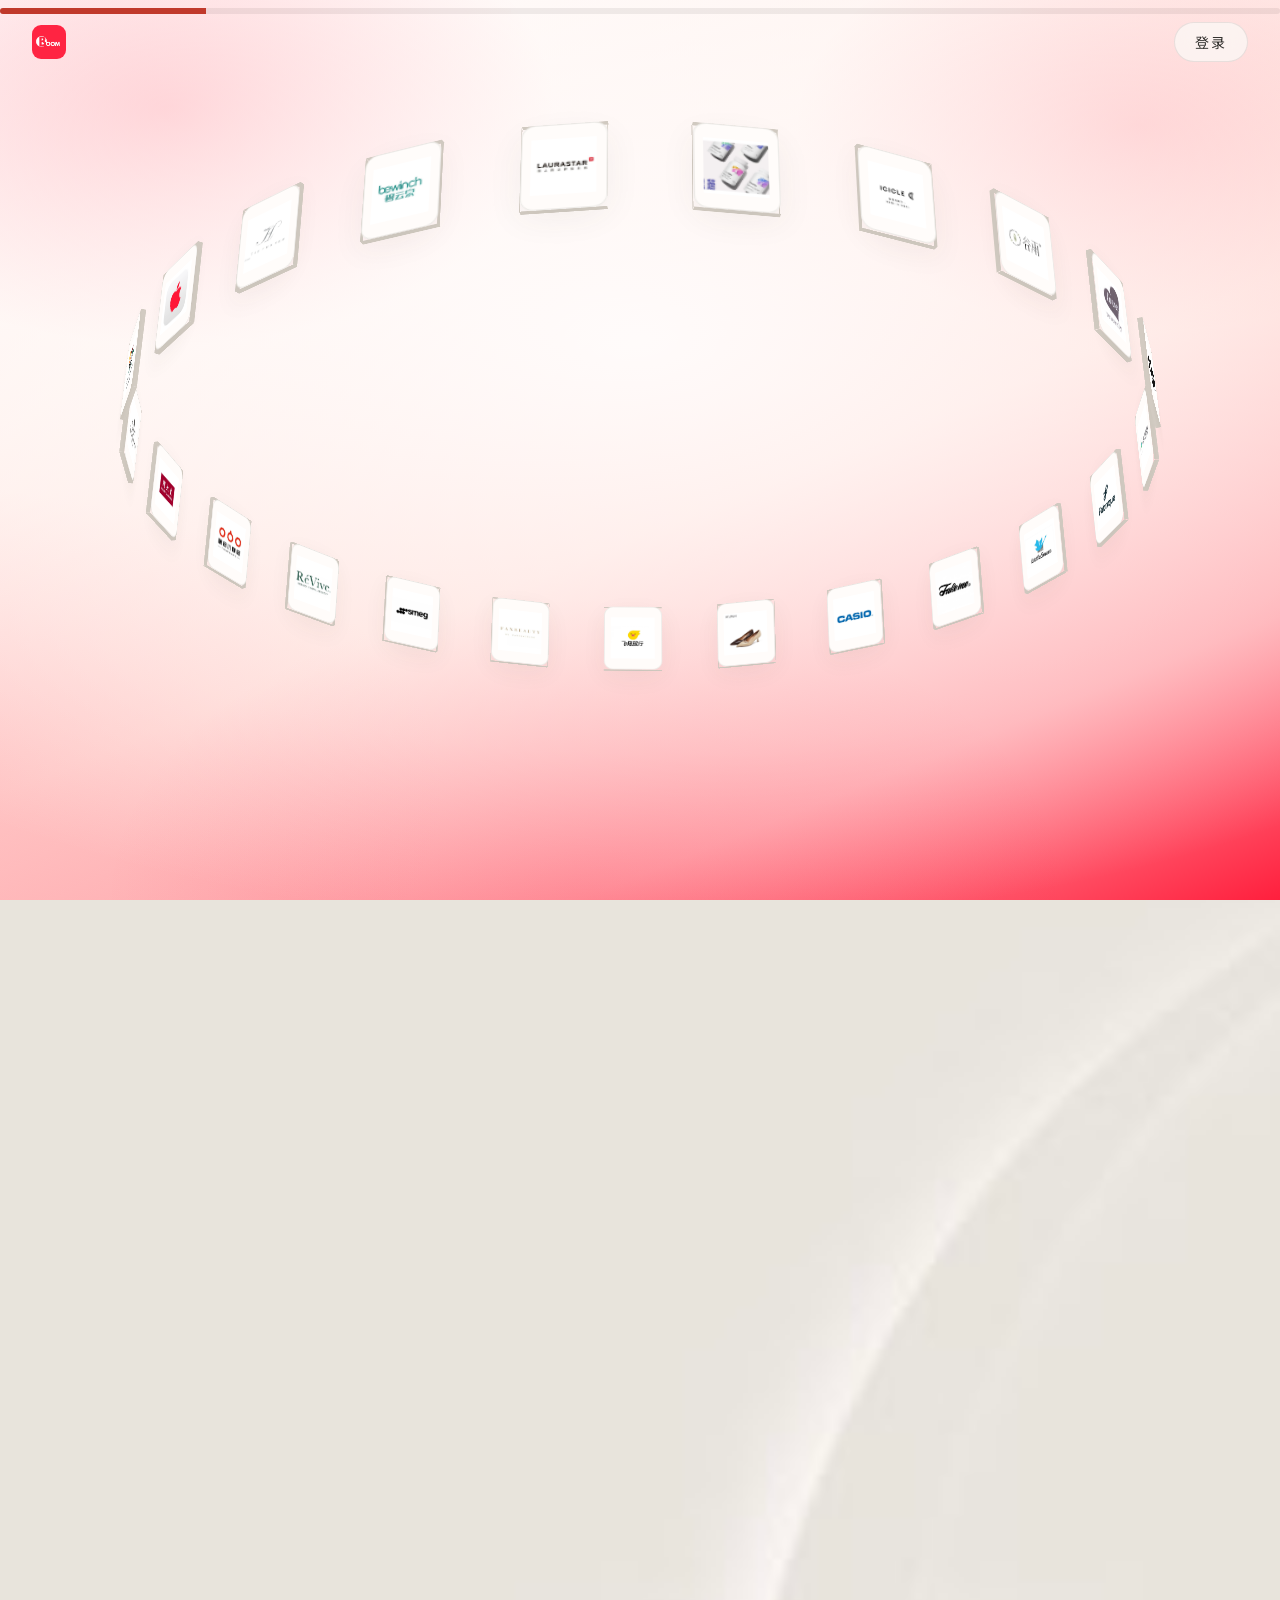
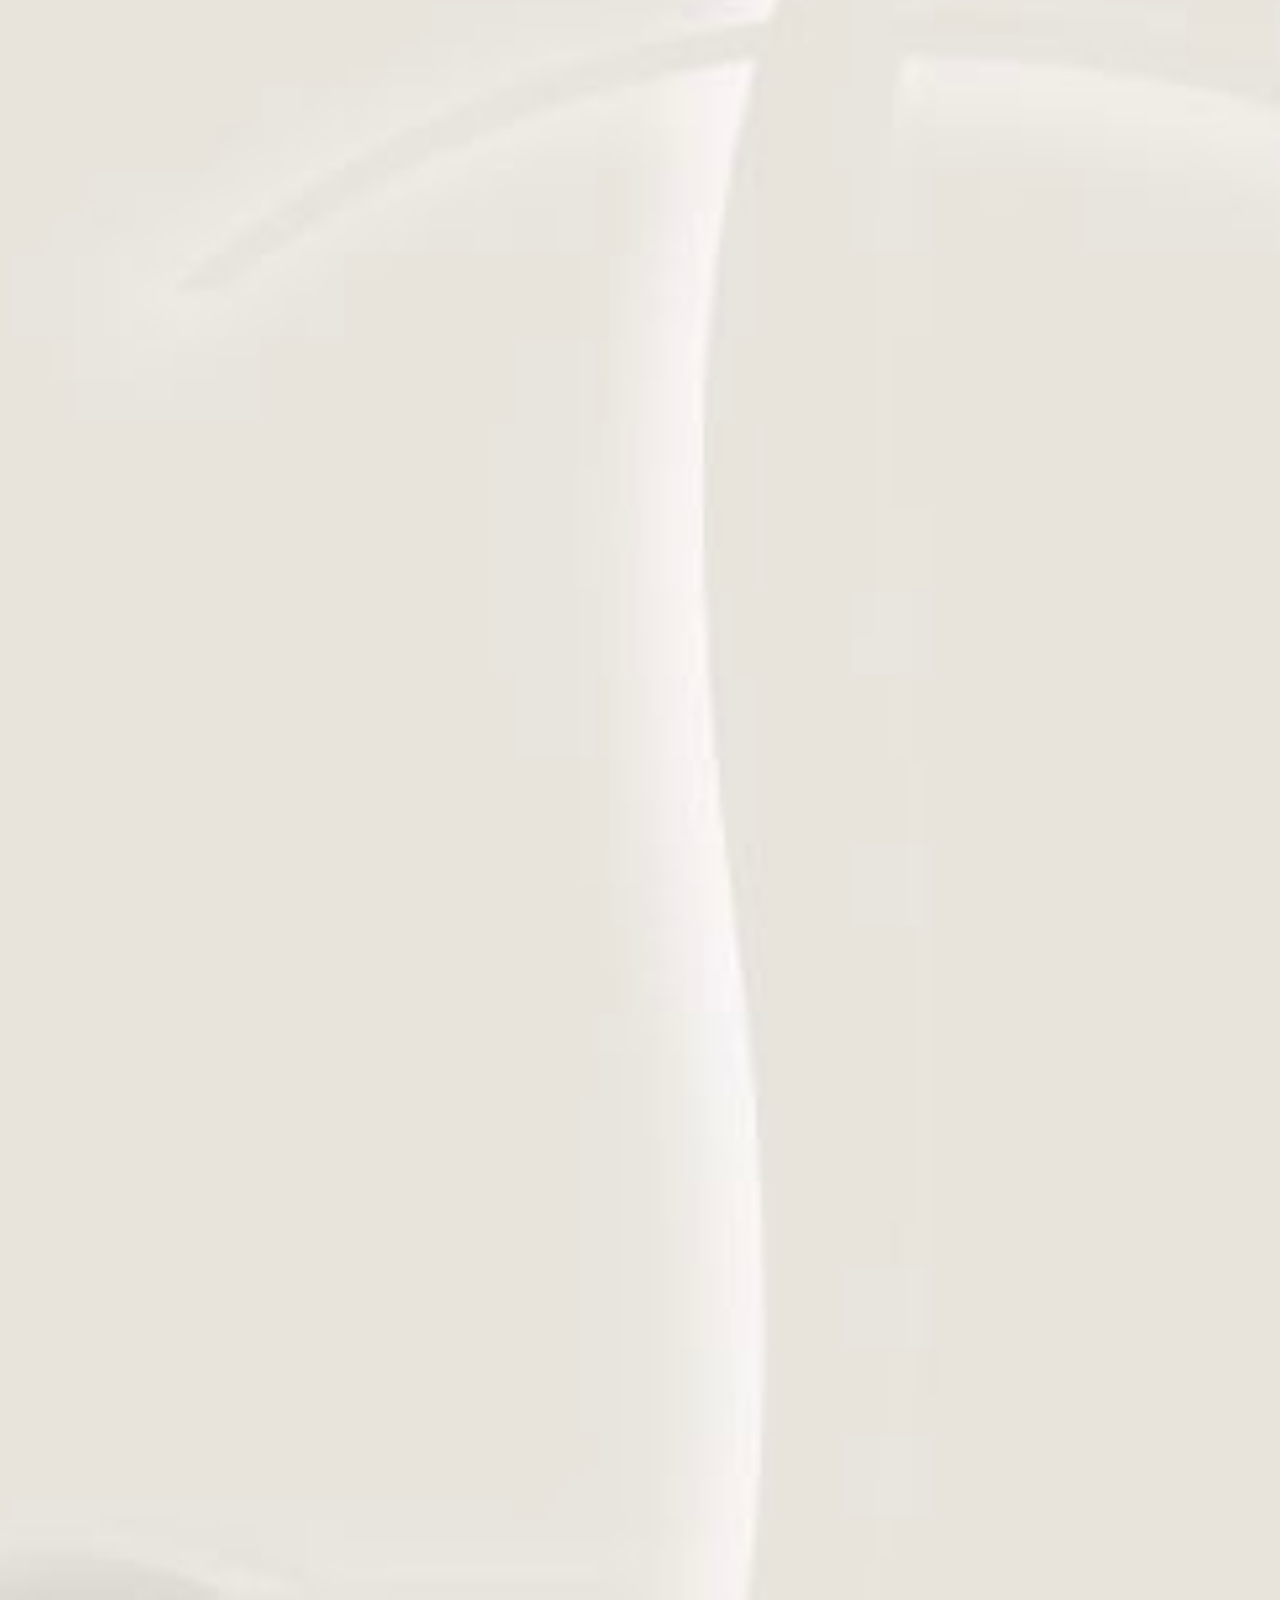
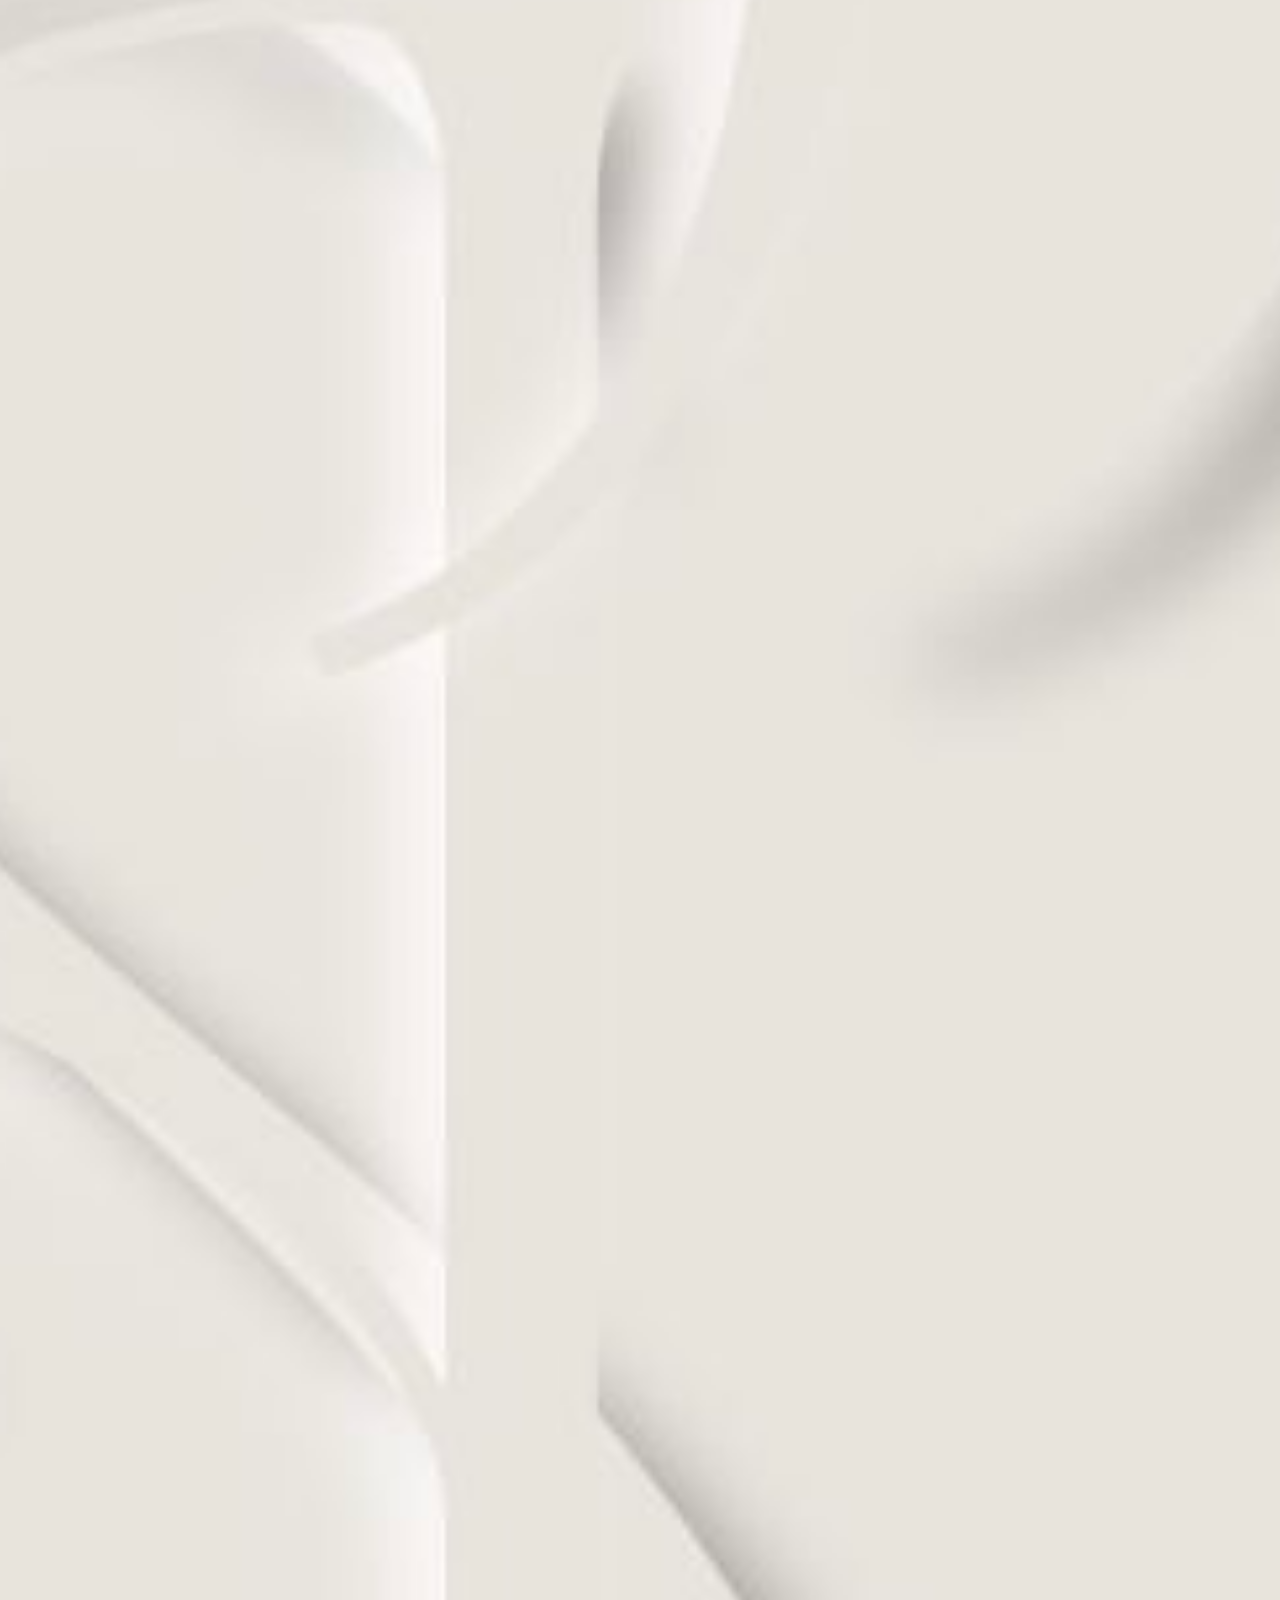
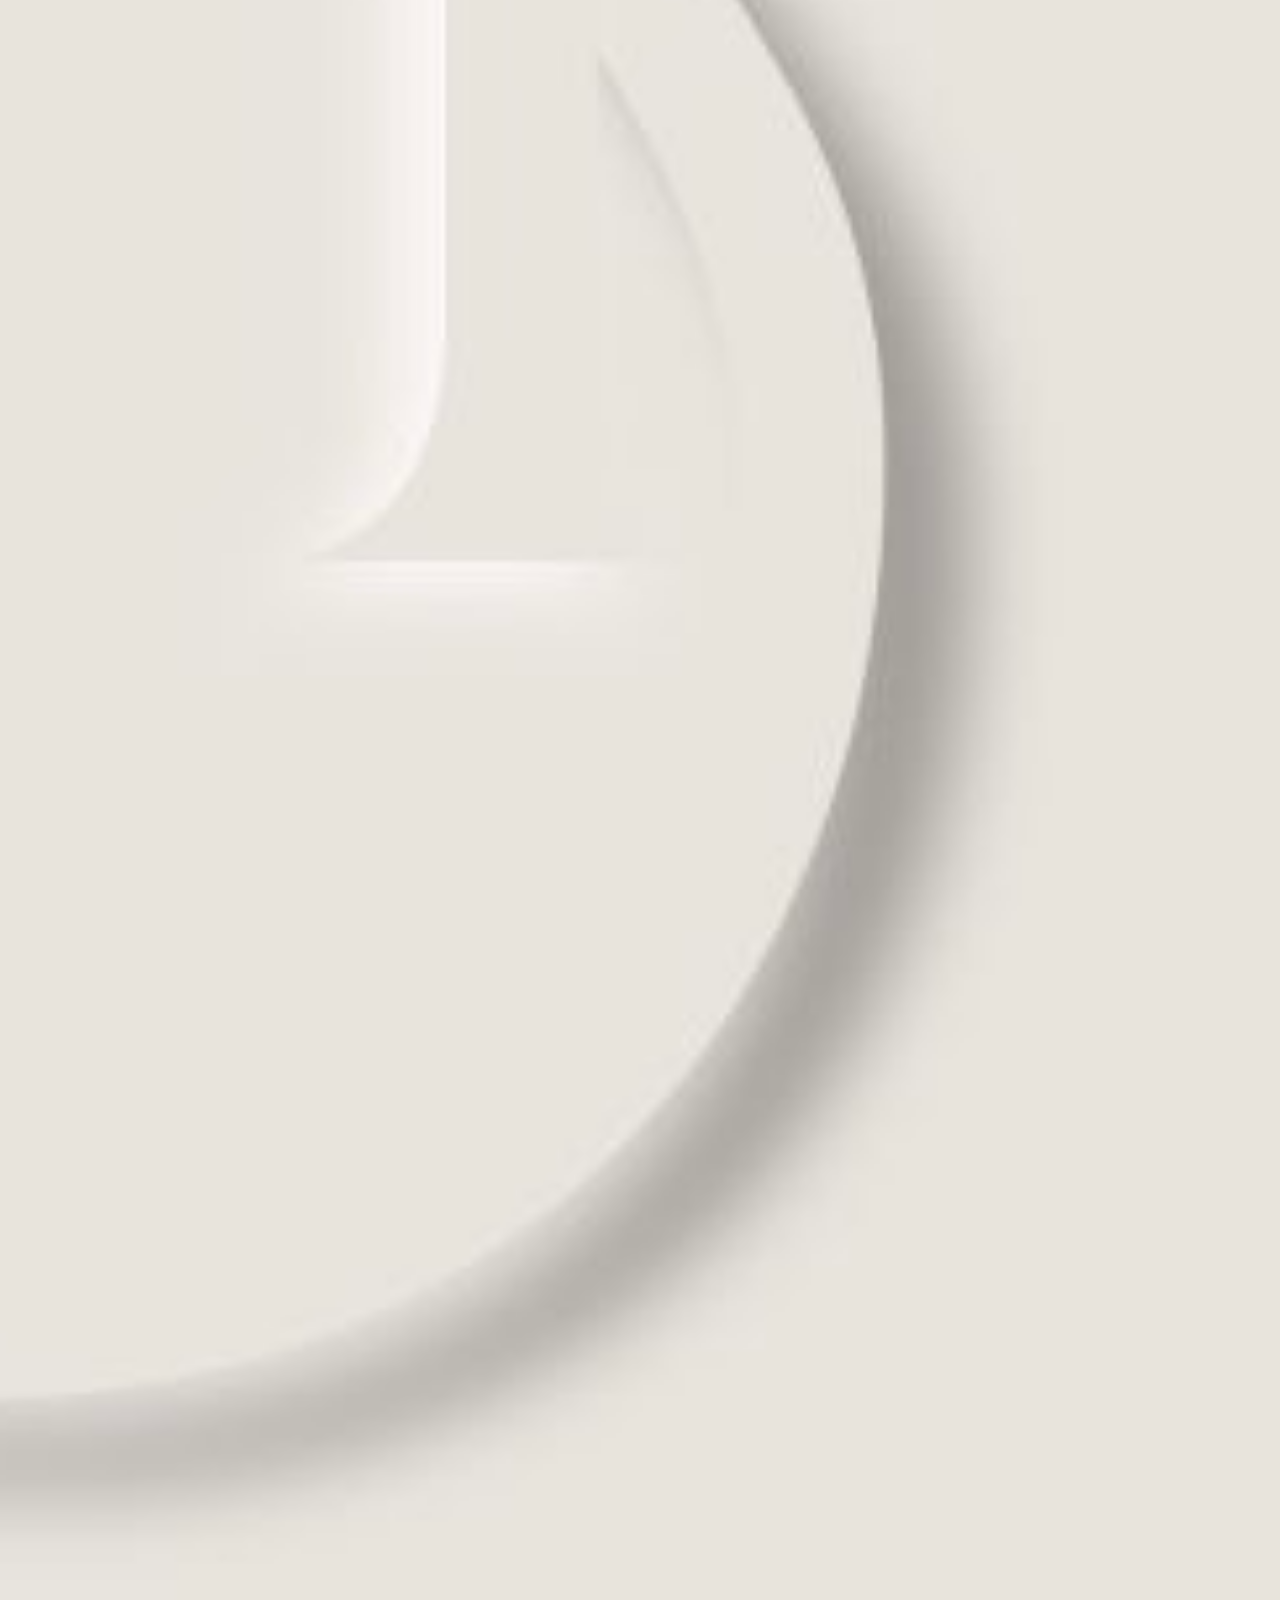
<file: index.html>
<!DOCTYPE html>
<html lang="zh-CN">
  <head>
    <meta charset="UTF-8" />
    <meta name="viewport" content="width=device-width, initial-scale=1" />
    <title>红BOOM · 智能整合营销助手</title>
    <meta name="description" content="内容平台方为品牌方提供的智能整合营销助手 —— 洞察·触点·声场·回声，一站式小红书商业化中枢。" />
    <link rel="preconnect" href="https://fonts.googleapis.com" />
    <link rel="preconnect" href="https://fonts.gstatic.com" crossorigin />
    <link href="https://fonts.googleapis.com/css2?family=Fraunces:opsz,wght@9..144,300;9..144,400;9..144,500;9..144,600&family=Outfit:wght@300;400;500;600&family=Inter:wght@300;400;500;600;700&family=Instrument+Serif:ital@0;1&family=Noto+Sans+SC:wght@400;500;700&family=Noto+Serif+SC:wght@400;500&display=swap" rel="stylesheet" />
    <link rel="stylesheet" href="./css/login.css" />
    <link rel="stylesheet" href="./css/app.css" />
    <link rel="stylesheet" href="./css/helix.css" />
  </head>
  <body>
    <!-- 镜头色散滤镜（双螺旋轮播用） -->
    <svg class="hlx-defs" aria-hidden="true">
      <filter id="split-red" color-interpolation-filters="sRGB">
        <feColorMatrix type="matrix" values="1 0 0 0 0  0 0 0 0 0  0 0 0 0 0  0 0 0 1 0"></feColorMatrix>
      </filter>
      <filter id="split-cyan" color-interpolation-filters="sRGB">
        <feColorMatrix type="matrix" values="0 0 0 0 0  0 1 0 0 0  0 0 1 0 0  0 0 0 1 0"></feColorMatrix>
      </filter>
    </svg>
    <!-- ======================= 登录页（品牌环滚动） ======================= -->
    <div id="login-screen">
      <div class="progress" aria-hidden="true"><span id="bar"></span></div>
      <header>
        <div class="brand-lettermark" aria-hidden="true"><img src="./assets/my-platform-logo.jpg" alt="红BOOM"></div>
        <button type="button" class="signin" id="open-login">登录</button>
      </header>
      <main class="story">
        <section class="stage" id="stage">
          <div class="scene" id="scene">
            <div class="ring" id="ring" aria-hidden="true"></div>
          </div>
          <div class="copy">
            <div class="copy-inner" id="copy-inner" aria-live="polite">
              <p class="kicker" id="kicker" hidden></p>
              <h1 class="is-latin" id="title">
                <span id="line-a">Business is</span>
                <span id="line-b">Booming</span>
              </h1>
              <p class="sub" id="sub">品牌、内容与商业共同发生</p>
            </div>
          </div>
          <p class="hint" id="hint"><span>向下滚动</span><i></i></p>
        </section>
      </main>
    </div>

    <!-- ======================= 身份建档（首次进入） ======================= -->
    <div id="onboarding" class="onboarding" hidden>
      <div class="ob-decor" aria-hidden="true">
        <div class="shape orb"></div>
        <div class="shape cloud"></div>
        <div class="shape blush"></div>
      </div>
      <div class="ob-panel glass">
        <p class="kicker">欢迎使用 红BOOM</p>
        <h2>开始前，认识一下你的品牌</h2>
        <p class="ob-sub">这些信息用于全局上下文初始化，后续可在「设置 → 品牌档案」中修改</p>

        <div class="ob-field">
          <label>品牌名称</label>
          <input id="ob-name" type="text" value="AURORA & ASH 晨曦与灰" placeholder="输入品牌名称" />
        </div>

        <div class="ob-field">
          <label>主营行业</label>
          <div class="ob-industry-grid" id="ob-industries"></div>
        </div>

        <div class="ob-field">
          <label>身份角色</label>
          <div class="ob-role-grid" id="ob-roles"></div>
        </div>

        <div class="ob-field">
          <label>目标市场（可多选）</label>
          <div class="ob-market-grid" id="ob-markets"></div>
        </div>

        <div class="ob-field" id="ob-agency-field" hidden>
          <label>托管店铺数量</label>
          <input id="ob-stores" type="number" value="12" min="1" placeholder="用于后续计费" />
        </div>

        <div class="ob-actions">
          <button type="button" class="ob-skip" id="ob-skip">跳过，使用演示数据</button>
          <button type="button" class="ob-go" id="ob-go">开始使用 <span>→</span></button>
        </div>
      </div>
    </div>

    <!-- ======================= 主应用 ======================= -->
    <div id="app" hidden>
      <!-- 侧边栏 -->
      <aside class="sidebar" id="sidebar">
        <div class="sb-logo" title="红BOOM"><img src="./assets/my-platform-logo.jpg" alt="红BOOM"></div>
        <nav class="sb-nav" id="sb-nav">
          <button class="sb-item active" data-module="prism" title="洞察 Prism"><span class="sb-ico"><img src="./assets/sidebar/nav-1.jpg" alt="洞察"></span><span class="sb-txt">洞察</span></button>
          <button class="sb-item" data-module="touch" title="触点 Touchpoint"><span class="sb-ico"><img src="./assets/sidebar/nav-2.jpg" alt="触点"></span><span class="sb-txt">触点</span></button>
          <button class="sb-item" data-module="sound" title="声场 Soundfield"><span class="sb-ico"><img src="./assets/sidebar/nav-3.jpg" alt="声场"></span><span class="sb-txt">声场</span></button>
          <button class="sb-item" data-module="echo" title="回声 Echo"><span class="sb-ico"><img src="./assets/sidebar/nav-4.jpg" alt="回声"></span><span class="sb-txt">回声</span></button>
          <button class="sb-item" data-module="biz" title="商业平台跳转"><span class="sb-ico"><img src="./assets/sidebar/nav-5.jpg" alt="商投"></span><span class="sb-txt">商投</span></button>
          <div class="sb-divider"></div>
          <button class="sb-item" data-module="strategy" title="平台策略后台"><span class="sb-ico"><img src="./assets/sidebar/nav-6.jpg" alt="策略"></span><span class="sb-txt">策略</span></button>
          <button class="sb-item" data-module="settings" title="品牌档案 · 设置"><span class="sb-ico"><img src="./assets/sidebar/nav-7.jpg" alt="设置"></span><span class="sb-txt">设置</span></button>
        </nav>
        <div class="sb-foot">
          <button class="sb-item" id="sb-logout" title="返回登录页"><span class="sb-ico"><img src="./assets/sidebar/nav-8.jpg" alt="退出"></span><span class="sb-txt">退出</span></button>
        </div>
      </aside>

      <!-- 顶栏 -->
      <header class="topbar">
        <div class="tb-left">
          <div class="logo">
            <div class="logo-icon"><img src="./assets/my-platform-logo.jpg" alt="红BOOM"></div>
            <span class="logo-name">红BOOM</span>
          </div>
          <div class="tb-breadcrumb" id="tb-breadcrumb">洞察 Prism</div>
        </div>
        <div class="tb-right">
          <!-- 行业切换 -->
          <div class="industry-switch" id="industry-switch" title="切换行业">
            <span class="is-name" id="industry-name">服饰</span>
            <span class="is-caret">▾</span>
          </div>
          <div class="industry-menu glass" id="industry-menu" hidden></div>
          <!-- 品牌切换（代理商） -->
          <div class="brand-switch" id="brand-switch" hidden>
            <span class="bs-icon">🏢</span>
            <span id="brand-switch-name">AURORA & ASH</span>
            <span class="is-caret">▾</span>
          </div>
          <!-- 通知铃铛 -->
          <button class="bell" id="bell" title="告警提示">
            <span class="bell-ico">🔔</span>
            <span class="bell-dot" id="bell-dot"></span>
          </button>
          <div class="bell-panel glass" id="bell-panel" hidden></div>
          <!-- 用户 -->
          <div class="user-chip" id="user-chip">
            <div class="avatar" id="user-avatar">A</div>
            <div class="user-meta">
              <span class="user-name" id="user-name">AURORA & ASH</span>
              <span class="user-role" id="user-role">成熟品牌 · 深度解析</span>
            </div>
          </div>
        </div>
      </header>

      <!-- 内容区 -->
      <main class="content" id="module-view"></main>
    </div>

    <!-- 全局浮层 -->
    <div id="drawer" class="drawer" hidden></div>
    <div id="modal" class="modal" hidden></div>
    <div id="toast" class="toast" hidden></div>

    <script src="./js/data.js"></script>
    <script src="./js/knowledge.js"></script>
    <script src="./js/localize.js"></script>
    <script src="./js/world-map.js"></script>
    <script src="./js/deepdive.js"></script>
    <script src="./js/login.js"></script>
    <script src="./js/app.js"></script>
  </body>
</html>
</file>
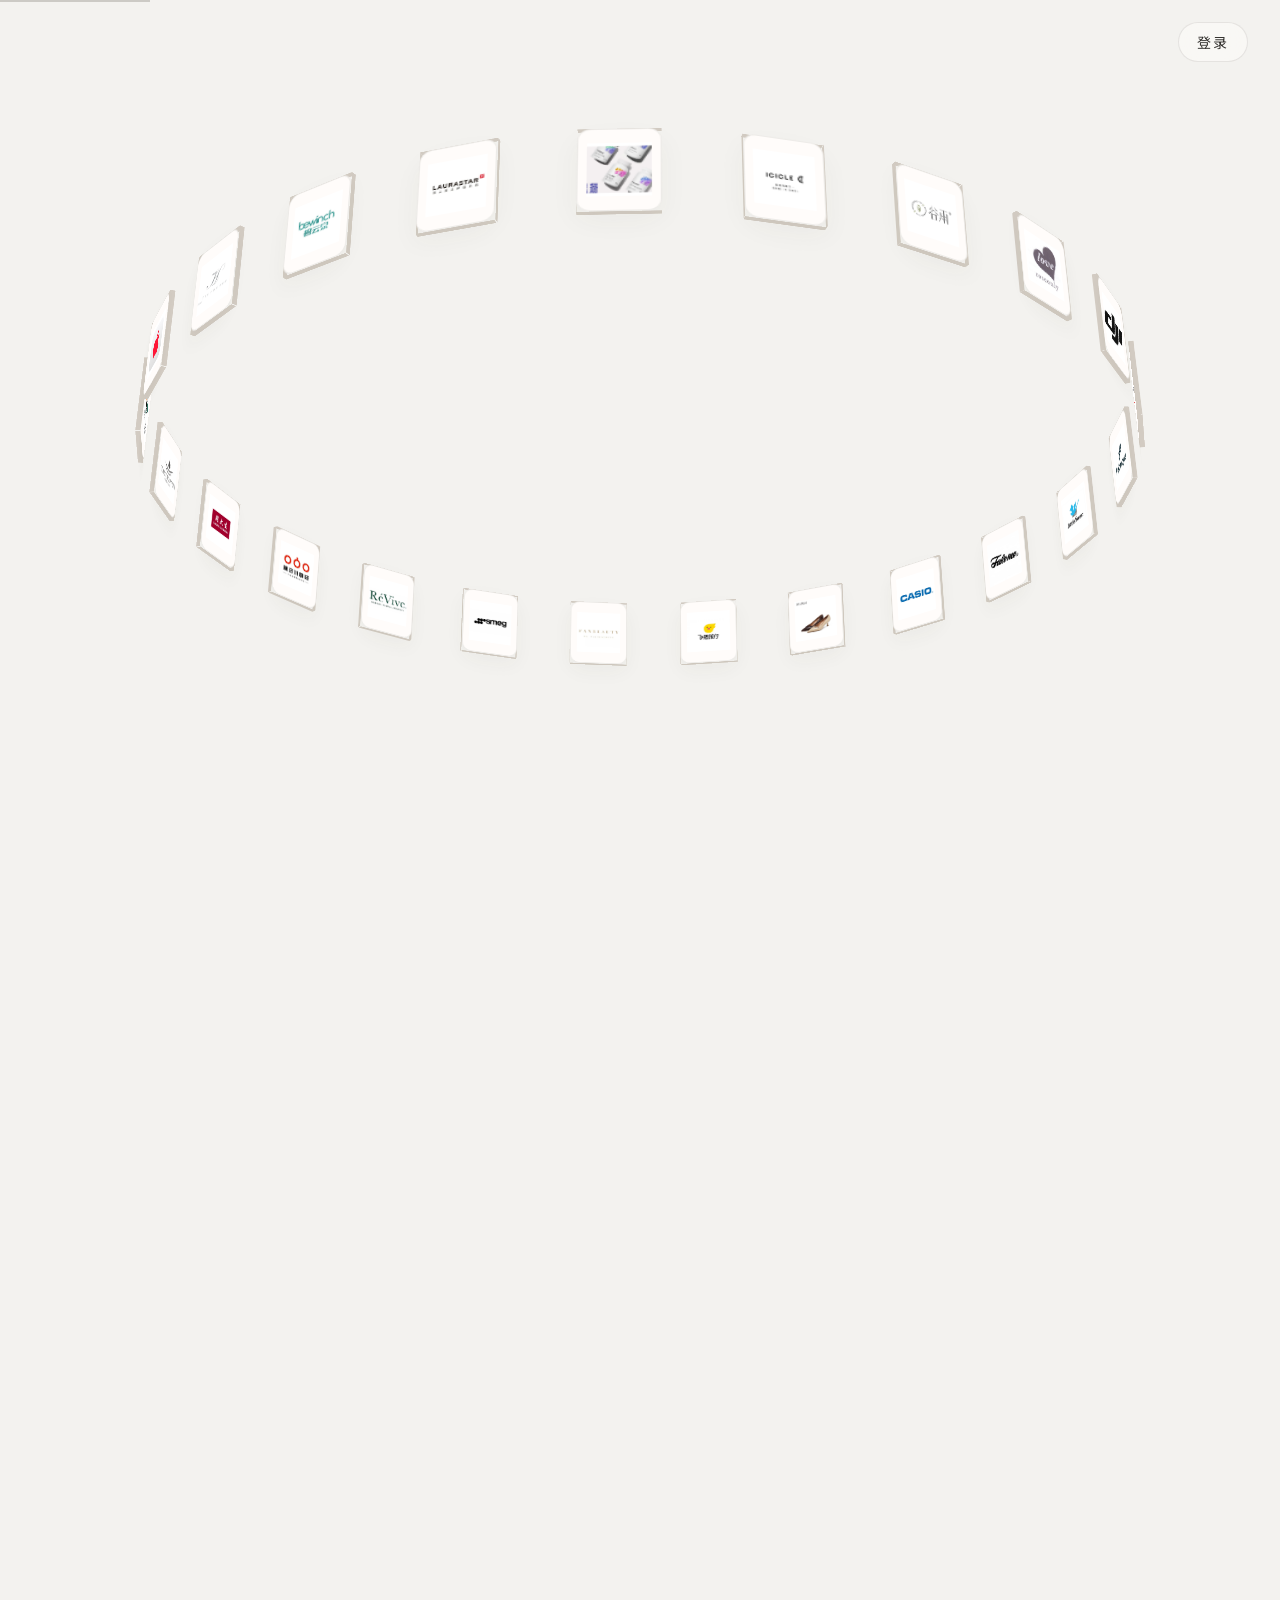
<file: _media/login_video/登陆页面视频副本/index.html>
<!DOCTYPE html>
<html lang="zh-CN">
  <head>
    <meta charset="UTF-8" />
    <meta name="viewport" content="width=device-width, initial-scale=1" />
    <title>登录 · 品牌与流程</title>
    <meta
      name="description"
      content="品牌、创意与商业流程的登录页。浅灰白空间里，一圈商品卡片随滚动缓缓来到眼前。"
    />
    <link rel="preconnect" href="https://fonts.googleapis.com" />
    <link rel="preconnect" href="https://fonts.gstatic.com" crossorigin />
    <link
      href="https://fonts.googleapis.com/css2?family=Instrument+Serif:ital@0;1&family=Noto+Sans+SC:wght@400;500&family=Noto+Serif+SC:wght@400;500&display=swap"
      rel="stylesheet"
    />
    <link rel="stylesheet" href="styles.css" />
  </head>
  <body>
    <div class="progress" aria-hidden="true"><span id="bar"></span></div>

    <header>
      <button type="button" class="signin" id="open-login">登录</button>
    </header>

    <main class="story">
      <section class="stage" id="stage">
        <div class="scene" id="scene">
          <div class="ring" id="ring" aria-hidden="true"></div>
        </div>

        <div class="copy">
          <div class="copy-inner" id="copy-inner" aria-live="polite">
            <p class="kicker" id="kicker" hidden></p>
            <h1 class="is-latin" id="title">
              <span id="line-a">Business is</span>
              <span id="line-b">Booming</span>
            </h1>
            <p class="sub" id="sub">品牌、内容与商业共同发生</p>
          </div>
        </div>

        <p class="hint" id="hint">
          <span>向下滚动</span>
          <i></i>
        </p>
      </section>
    </main>

    <dialog id="login" aria-labelledby="login-title">
      <form class="panel" id="login-form">
        <button type="button" class="close" id="close-login" aria-label="关闭">
          <span></span>
          <span></span>
        </button>

        <div id="login-fields">
          <p class="kicker">工作台</p>
          <h2 id="login-title">登录</h2>
          <p class="panel-sub">品牌、创意与商业流程的同一入口</p>

          <label>
            <span>邮箱</span>
            <input
              id="email"
              name="email"
              type="email"
              autocomplete="username"
              placeholder="name@studio.com"
              required
            />
          </label>
          <label>
            <span>密码</span>
            <input
              id="password"
              name="password"
              type="password"
              autocomplete="current-password"
              placeholder="输入密码"
              required
            />
          </label>

          <p class="form-note" id="form-note" hidden></p>
          <button type="submit" class="submit">进入</button>
          <button type="button" class="ghost" id="forgot">忘记密码</button>
        </div>

        <div id="login-done" hidden>
          <p class="kicker">已进入</p>
          <h2>欢迎回来</h2>
          <p class="panel-sub" id="done-copy"></p>
          <button type="button" class="submit" id="done-close">返回</button>
        </div>
      </form>
    </dialog>

    <script src="main.js"></script>
  </body>
</html>
</file>
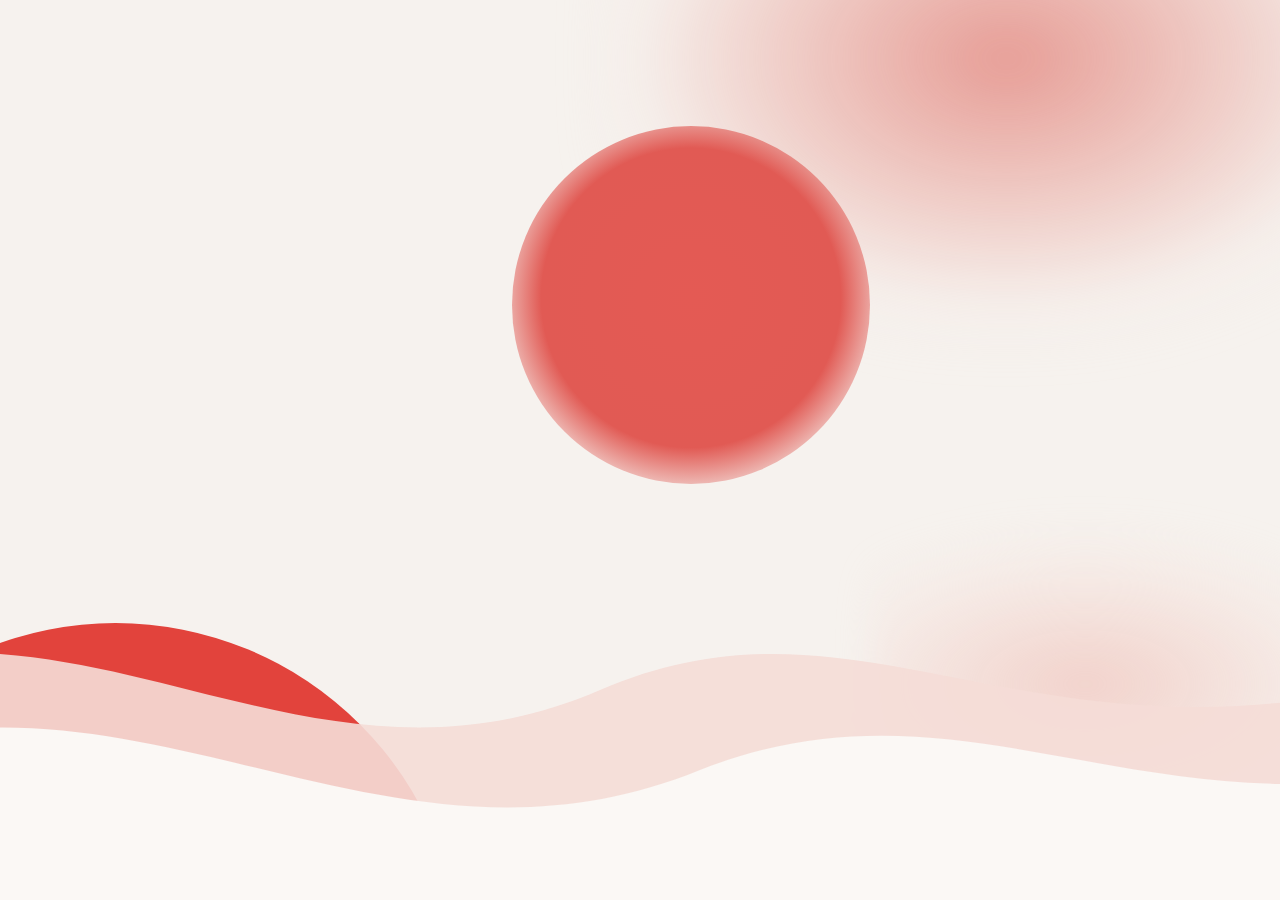
<file: _media/login_video/登陆页面视频副本/background.html>
<!DOCTYPE html>
<html lang="zh-CN">
  <head>
    <meta charset="UTF-8" />
    <meta name="viewport" content="width=device-width, initial-scale=1" />
    <title>背景</title>
    <style>
      html,
      body {
        margin: 0;
        height: 100%;
        background: #f4f0ec;
        overflow: hidden;
      }

      .field {
        position: fixed;
        inset: 0;
        background: #f6f2ee;
        overflow: hidden;
      }

      .shape {
        position: absolute;
        pointer-events: none;
      }

      .cloud {
        top: -22%;
        right: -14%;
        width: 68vw;
        height: 62vh;
        background: radial-gradient(
          ellipse at 48% 46%,
          rgba(226, 132, 124, 0.78) 0%,
          rgba(232, 160, 152, 0.42) 36%,
          rgba(246, 226, 222, 0.16) 58%,
          rgba(246, 242, 238, 0) 72%
        );
        filter: blur(18px);
      }

      .orb {
        left: 40%;
        top: 14%;
        width: 28vw;
        height: 28vw;
        border-radius: 50%;
        background: radial-gradient(
          circle at 50% 48%,
          #e45a54 0%,
          #e15a54 58%,
          rgba(226, 110, 104, 0.35) 74%,
          rgba(246, 242, 238, 0) 82%
        );
      }

      .corner {
        left: -18%;
        bottom: -46%;
        width: 54vw;
        height: 54vw;
        border-radius: 50%;
        background: #e2433c;
      }

      .blush {
        right: -10%;
        bottom: 6%;
        width: 42vw;
        height: 36vh;
        background: radial-gradient(
          ellipse at 40% 50%,
          rgba(240, 196, 188, 0.7) 0%,
          rgba(246, 220, 214, 0.28) 50%,
          rgba(246, 242, 238, 0) 72%
        );
        filter: blur(16px);
      }

      .silk {
        position: absolute;
        inset: 0;
        width: 100%;
        height: 100%;
      }
    </style>
  </head>
  <body>
    <div class="field" aria-hidden="true">
      <div class="shape cloud"></div>
      <div class="shape orb"></div>
      <div class="shape blush"></div>
      <div class="shape corner"></div>
      <svg class="silk" viewBox="0 0 1440 900" preserveAspectRatio="xMidYMid slice">
        <path
          fill="#f6ddd7"
          opacity="0.9"
          d="M-140 690C160 560 380 820 680 690C960 570 1120 800 1560 660L1560 1000L-140 1000Z"
        />
        <path
          fill="#fbf8f5"
          d="M-100 760C220 640 460 900 780 770C1060 660 1240 860 1600 750L1600 1000L-100 1000Z"
        />
      </svg>
    </div>
  </body>
</html>
</file>
<file: css/login.css>
:root {
  --bg: #f3f2ef;
  --ink: #34322f;
  --muted: #9a958e;
  --faint: #b7b1a9;
  --card: #fbfaf7;
  --line: rgba(52, 46, 40, 0.1);
  --edge: #d2cbc2;
  --shadow: 0 10px 24px rgba(72, 60, 46, 0.045);
  --accent: #c0392b;
  --accent-soft: rgba(192, 57, 43, 0.12);
  --brand-red: #ff1f3d;
  --serif: "Instrument Serif", "Iowan Old Style", Palatino, "Songti SC", serif;
  --song: "Noto Serif SC", "Songti SC", "STSong", serif;
  --sans: "Noto Sans SC", "PingFang SC", "Inter", "Hiragino Sans GB", sans-serif;
}

* {
  box-sizing: border-box;
}

html {
  scrollbar-width: thin;
  scrollbar-color: #ddd8d1 transparent;
}

html,
body {
  margin: 0;
  background: var(--bg);
  color: var(--ink);
}

body {
  font-family: var(--sans);
  font-weight: 400;
  -webkit-font-smoothing: antialiased;
  text-rendering: optimizeLegibility;
}

button,
input {
  font: inherit;
  color: inherit;
}

button {
  cursor: pointer;
}

[hidden] {
  display: none !important;
}

/* ============================= 登录页 ============================= */

#login-screen {
  position: relative;
  min-height: 100svh;
}

.progress {
  position: fixed;
  top: 0;
  left: 0;
  right: 0;
  height: 2px;
  z-index: 6;
  pointer-events: none;
}

.progress span {
  display: block;
  height: 100%;
  width: 0;
  background: var(--accent);
}

#login-screen header {
  position: fixed;
  top: 0;
  left: 0;
  right: 0;
  z-index: 5;
  display: flex;
  align-items: center;
  justify-content: space-between;
  padding: 22px 32px;
  pointer-events: none;
}

.brand-lettermark {
  pointer-events: auto;
  width: 34px;
  height: 34px;
  border-radius: 9px;
  overflow: hidden;
  display: grid;
  place-items: center;
  opacity: 0;
  animation: fadein 0.8s ease 0.2s forwards;
}
.brand-lettermark img { width: 100%; height: 100%; object-fit: cover; display: block; }

.brand-word {
  position: absolute;
  left: 50%;
  transform: translateX(-50%);
  font-family: var(--song);
  font-size: 17px;
  letter-spacing: 0.14em;
  opacity: 0;
  animation: fadein 0.8s ease 0.35s forwards;
}

.brand-lettermark-block {
  width: 34px;
}

.signin {
  pointer-events: auto;
  height: 40px;
  padding: 0 20px;
  border-radius: 999px;
  border: 1px solid var(--line);
  background: rgba(251, 250, 247, 0.72);
  backdrop-filter: blur(10px);
  letter-spacing: 0.16em;
  font-size: 14px;
  opacity: 0;
  animation: fadein 0.8s ease 0.3s forwards;
}

.signin:hover {
  background: var(--accent);
  border-color: var(--accent);
  color: #fff;
}

@keyframes fadein {
  to {
    opacity: 1;
  }
}

.story {
  height: 780vh;
}

.stage {
  position: sticky;
  top: 0;
  height: 100vh;
  height: 100dvh;
  overflow: hidden;
  /* 玻璃质感 · 红→白渐变 · 浮动光斑（红/白参考顶栏 --brand-red #ff1f3d 与 #fff） */
  background:
    radial-gradient(120% 88% at 50% 38%, rgba(255, 255, 255, 0.85) 0%, rgba(255, 250, 248, 0.36) 52%, transparent 74%),
    radial-gradient(46% 40% at 13% 12%, rgba(255, 31, 61, 0.30) 0%, transparent 66%),
    radial-gradient(42% 36% at 89% 14%, rgba(255, 31, 61, 0.22) 0%, transparent 64%),
    radial-gradient(54% 48% at 46% 100%, rgba(255, 31, 61, 0.20) 0%, transparent 70%),
    radial-gradient(60% 50% at -6% 88%, rgba(255, 118, 138, 0.26) 0%, transparent 68%),
    linear-gradient(158deg, #ffffff 0%, #fff0ec 30%, #ffd9d3 56%, #ff9aa2 80%, #ff1f3d 100%);
}

.scene {
  position: absolute;
  inset: 0;
  perspective: var(--perspective, 1600px);
  perspective-origin: 50% 44%;
}

.ring {
  position: absolute;
  left: 50%;
  top: 50%;
  width: 0;
  height: 0;
  transform-style: preserve-3d;
  transform: rotateX(var(--tilt, 16deg)) rotateY(var(--spin, 0deg));
}

.card {
  position: absolute;
  left: 0;
  top: 0;
  width: var(--card-w);
  height: var(--card-h);
  margin-left: calc(var(--card-w) / -2);
  margin-top: calc(var(--card-h) / -2);
  transform-style: preserve-3d;
  transform: translateY(var(--shift, 0px)) rotateY(calc(var(--i) * 360deg / var(--count))) translateZ(var(--radius));
}

.face {
  position: absolute;
  inset: 0;
  border-radius: calc(var(--card-w) * 0.16);
  overflow: hidden;
  background: var(--card);
  backface-visibility: hidden;
  border: 1px solid rgba(60, 48, 36, 0.07);
  box-shadow: var(--shadow);
}

.front {
  transform: translateZ(calc(var(--thick) / 2));
}

.back {
  transform: rotateY(180deg) translateZ(calc(var(--thick) / 2));
}

.face img {
  display: block;
  width: 100%;
  height: 100%;
  object-fit: contain;
  padding: 11%;
  background: #fffcfa;
  user-select: none;
  -webkit-user-drag: none;
}

.edge {
  position: absolute;
  background: var(--edge);
}

.edge.right,
.edge.left {
  width: var(--thick);
  height: 100%;
  top: 0;
  left: calc(50% - var(--thick) / 2);
}

.edge.right {
  transform: rotateY(90deg) translateZ(calc(var(--card-w) / 2));
}

.edge.left {
  transform: rotateY(-90deg) translateZ(calc(var(--card-w) / 2));
}

.edge.top,
.edge.bottom {
  width: 100%;
  height: var(--thick);
  left: 0;
  top: calc(50% - var(--thick) / 2);
}

.edge.top {
  transform: rotateX(90deg) translateZ(calc(var(--card-h) / 2));
}

.edge.bottom {
  transform: rotateX(-90deg) translateZ(calc(var(--card-h) / 2));
}

.copy {
  position: absolute;
  inset: 0;
  z-index: 2;
  display: grid;
  place-items: center;
  pointer-events: none;
  text-align: center;
}

.copy-inner {
  transform: translateY(1.2vh);
  transition: opacity 0.55s ease, transform 0.55s ease;
}

.copy-inner.is-fading {
  opacity: 0;
  transform: translateY(calc(1.2vh + 12px));
}

.kicker {
  margin: 0 0 16px;
  font-family: var(--sans);
  font-size: 12px;
  font-weight: 400;
  letter-spacing: 0.28em;
  text-indent: 0.28em;
  color: var(--faint);
}

h1 {
  margin: 0;
  display: flex;
  flex-direction: column;
  justify-content: center;
  font-weight: 400;
  color: var(--ink);
}

h1 span {
  display: block;
  white-space: nowrap;
}

h1.is-latin {
  flex-direction: row;
  align-items: baseline;
  justify-content: center;
  gap: 0.22em;
  font-family: var(--serif);
  font-style: italic;
  font-size: clamp(44px, 4.4vw, 68px);
  line-height: 1;
  letter-spacing: -0.03em;
  white-space: nowrap;
}

h1.is-cjk {
  min-height: clamp(96px, 12vh, 140px);
  font-family: var(--song);
  font-style: normal;
  font-size: clamp(40px, 4.3vw, 64px);
  line-height: 1.24;
  letter-spacing: 0.16em;
  text-indent: 0.16em;
}

.sub {
  margin: 22px auto 0;
  max-width: 360px;
  min-height: 1.6em;
  font-family: var(--sans);
  font-size: 15px;
  font-weight: 400;
  line-height: 1.6;
  letter-spacing: 0.14em;
  color: #b5b0a8;
}

.hint {
  position: absolute;
  left: 50%;
  bottom: 28px;
  z-index: 2;
  display: flex;
  flex-direction: column;
  align-items: center;
  gap: 10px;
  margin: 0;
  transform: translateX(-50%);
  color: #565049;
  font-size: 11px;
  letter-spacing: 0.28em;
  text-indent: 0.28em;
  transition: opacity 0.6s ease;
  pointer-events: none;
}

.hint i {
  display: block;
  width: 2px;
  height: 36px;
  text-indent: 0;
  background: linear-gradient(#cfc8bf, transparent);
  transform-origin: top;
  animation: drip 2.2s ease-in-out infinite;
}

.hint.is-gone {
  opacity: 0;
}

@keyframes drip {
  0% {
    transform: scaleY(0.35);
    opacity: 0;
  }
  35% {
    opacity: 1;
  }
  100% {
    transform: scaleY(1);
    opacity: 0;
  }
}

/* ============================= 身份建档 ============================= */

.onboarding {
  position: fixed;
  inset: 0;
  z-index: 40;
  display: grid;
  place-items: center;
  padding: 24px;
  overflow-y: auto;
}

.onboarding::before {
  content: "";
  position: absolute;
  inset: 0;
  background: linear-gradient(160deg, rgba(243, 242, 239, 0.9), rgba(228, 220, 210, 0.88));
  backdrop-filter: blur(14px);
}

.ob-decor {
  position: absolute;
  inset: 0;
  overflow: hidden;
  pointer-events: none;
}

.shape {
  position: absolute;
  border-radius: 50%;
  filter: blur(40px);
  opacity: 0.5;
}

.shape.orb {
  width: 60vw;
  height: 60vw;
  max-width: 620px;
  max-height: 620px;
  top: -20%;
  right: -10%;
  background: radial-gradient(circle, rgba(192, 57, 43, 0.22), transparent 68%);
}

.shape.cloud {
  width: 50vw;
  height: 50vw;
  max-width: 520px;
  max-height: 520px;
  bottom: -18%;
  left: -12%;
  background: radial-gradient(circle, rgba(176, 124, 47, 0.2), transparent 66%);
}

.shape.blush {
  width: 40vw;
  height: 40vw;
  top: 30%;
  left: 30%;
  background: radial-gradient(circle, rgba(255, 200, 180, 0.35), transparent 60%);
}

.ob-panel {
  position: relative;
  z-index: 1;
  width: min(680px, 100%);
  max-height: 92vh;
  overflow-y: auto;
  padding: 40px 44px;
  border-radius: 28px;
  background: rgba(251, 250, 247, 0.82);
  border: 1px solid rgba(255, 255, 255, 0.9);
  box-shadow: 0 30px 90px rgba(62, 52, 40, 0.14);
  backdrop-filter: blur(20px);
}

.glass {
  backdrop-filter: blur(16px);
}

.ob-panel .kicker {
  margin-bottom: 10px;
  color: var(--accent);
  font-weight: 500;
  letter-spacing: 0.22em;
}

.ob-panel h2 {
  margin: 0;
  font-family: var(--song);
  font-size: 30px;
  font-weight: 400;
  letter-spacing: 0.04em;
}

.ob-sub {
  margin: 10px 0 28px;
  color: var(--muted);
  font-size: 13.5px;
  line-height: 1.6;
}

.ob-field {
  margin-bottom: 24px;
}

.ob-field > label {
  display: block;
  margin-bottom: 10px;
  font-size: 12.5px;
  letter-spacing: 0.14em;
  color: var(--muted);
  font-weight: 500;
}

.ob-field input[type="text"],
.ob-field input[type="number"] {
  width: 100%;
  height: 50px;
  padding: 0 16px;
  border-radius: 14px;
  border: 1px solid var(--line);
  background: #fffcfa;
  outline: none;
  transition: border-color 0.2s, box-shadow 0.2s;
}

.ob-field input:focus {
  border-color: #cfc8be;
  box-shadow: 0 0 0 4px rgba(192, 57, 43, 0.06);
}

.ob-industry-grid,
.ob-role-grid {
  display: grid;
  grid-template-columns: repeat(3, 1fr);
  gap: 10px;
}

.ob-market-grid {
  display: grid;
  grid-template-columns: repeat(4, 1fr);
  gap: 10px;
}

.ob-chip {
  position: relative;
  display: flex;
  flex-direction: column;
  align-items: flex-start;
  gap: 2px;
  text-align: left;
  padding: 12px 14px;
  border-radius: 14px;
  border: 1px solid var(--line);
  background: rgba(255, 252, 250, 0.7);
  cursor: pointer;
  transition: all 0.18s ease;
}

.ob-chip:hover {
  border-color: #cfc8be;
  transform: translateY(-1px);
}

.ob-chip.is-on {
  border-color: var(--accent);
  background: var(--accent-soft);
  box-shadow: 0 0 0 4px rgba(192, 57, 43, 0.06);
}

.ob-chip .c-ico {
  font-size: 20px;
  line-height: 1;
}

.ob-chip .c-name {
  font-size: 14px;
  font-weight: 500;
}

.ob-chip .c-desc {
  font-size: 11.5px;
  color: var(--muted);
  line-height: 1.4;
}

.ob-market-grid .ob-chip {
  align-items: center;
  padding: 11px;
}

.ob-market-grid .c-name {
  font-size: 13.5px;
}

.ob-actions {
  display: flex;
  align-items: center;
  justify-content: space-between;
  gap: 14px;
  margin-top: 8px;
}

.ob-skip {
  border: none;
  background: transparent;
  color: var(--muted);
  font-size: 13px;
  letter-spacing: 0.04em;
  text-decoration: underline;
  text-underline-offset: 3px;
}

.ob-skip:hover {
  color: var(--ink);
}

.ob-go {
  height: 52px;
  padding: 0 36px;
  border: none;
  border-radius: 999px;
  background: var(--ink);
  color: #f6f4f0;
  letter-spacing: 0.1em;
  font-size: 15px;
  transition: transform 0.18s, background 0.18s;
}

.ob-go:hover {
  background: var(--accent);
  transform: translateY(-1px);
}

.ob-go span {
  display: inline-block;
  margin-left: 6px;
  transition: transform 0.2s;
}

.ob-go:hover span {
  transform: translateX(3px);
}

@media (max-width: 800px) {
  #login-screen header {
    padding: 16px 18px;
  }

  .brand-word {
    font-size: 14px;
    left: 44%;
  }

  h1.is-latin {
    font-size: 30px;
    gap: 0.14em;
  }

  h1.is-cjk {
    font-size: 32px;
    letter-spacing: 0.12em;
    text-indent: 0.12em;
  }

  .kicker {
    margin-bottom: 8px;
    letter-spacing: 0.18em;
    text-indent: 0.18em;
  }

  .sub {
    margin-top: 10px;
    max-width: 210px;
    font-size: 12px;
  }

  .copy-inner {
    transform: translateY(0);
  }

  .copy-inner.is-fading {
    transform: translateY(10px);
  }

  .ob-panel {
    padding: 28px 20px;
  }

  .ob-industry-grid,
  .ob-role-grid {
    grid-template-columns: repeat(2, 1fr);
  }

  .ob-market-grid {
    grid-template-columns: repeat(2, 1fr);
  }
}

@media (prefers-reduced-motion: reduce) {
  .copy-inner,
  .hint,
  .progress span {
    transition: none;
    animation: none;
  }
}
</file>
<file: css/app.css>
/* ============================================================
   主应用样式：侧边栏 / 顶栏 / 模块页 / 通用组件
   ============================================================ */
:root {
  --bg: #f3f2ef;
  --ink: #34322f;
  --muted: #9a958e;
  --faint: #b7b1a9;
  --card: #fbfaf7;
  --line: rgba(52, 46, 40, 0.1);
  --line-soft: rgba(52, 46, 40, 0.06);
  --edge: #d2cbc2;
  --accent: #c0392b;
  --brand-red: #ff1f3d;
  --accent-soft: rgba(192, 57, 43, 0.1);
  --green: #3a7d44;
  --blue: #2c6fa6;
  --amber: #b07c2f;
  --violet: #6b5584;
  --shadow: 0 10px 30px rgba(72, 60, 46, 0.06);
  --serif: "Instrument Serif", "Iowan Old Style", Palatino, "Songti SC", serif;
  --song: "Noto Serif SC", "Songti SC", "STSong", serif;
  --sans: "Noto Sans SC", "PingFang SC", "Inter", "Hiragino Sans GB", sans-serif;
}

* { box-sizing: border-box; }

html, body { margin: 0; background: var(--bg); color: var(--ink); }
/* 品牌背景：所有页面（登录页除外，登录页由 .stage 渐变覆盖）铺设品牌标识背景 */
body {
  background-color: #eae7e1;
  background-image: url("../assets/bg-brand.jpg");
  background-position: center;
  background-size: cover;
  background-repeat: no-repeat;
}
body { font-family: var(--sans); font-weight: 400; -webkit-font-smoothing: antialiased; }
button, input, select { font: inherit; color: inherit; }
button { cursor: pointer; }
a { color: inherit; }

[hidden] { display: none !important; }

/* ============================= 布局 ============================= */

#app {
  display: grid;
  grid-template-columns: 78px 1fr;
  grid-template-rows: 68px 1fr;
  grid-template-areas: "side top" "side main";
  height: 100vh;
  height: 100dvh;
  overflow: hidden;
}

.sidebar {
  grid-area: side;
  background: linear-gradient(180deg, #fbfaf7, #f2efe9);
  border-right: 1px solid var(--line-soft);
  display: flex;
  flex-direction: column;
  align-items: center;
  padding: 16px 0;
  gap: 6px;
}

.sb-logo {
  width: 42px;
  height: 42px;
  border-radius: 11px;
  overflow: hidden;
  display: grid;
  place-items: center;
  margin-bottom: 16px;
  box-shadow: 0 6px 16px rgba(192, 57, 43, 0.28);
}
.sb-logo img { width: 100%; height: 100%; object-fit: cover; display: block; }

.sb-nav {
  display: flex;
  flex-direction: column;
  gap: 6px;
  flex: 1;
}

.sb-item {
  position: relative;
  width: 54px;
  height: 54px;
  border: none;
  border-radius: 16px;
  background: transparent;
  display: flex;
  flex-direction: column;
  align-items: center;
  justify-content: center;
  gap: 3px;
  color: var(--muted);
  transition: all 0.18s ease;
}

.sb-ico { font-size: 19px; line-height: 1; display: grid; place-items: center; }
.sb-ico img { width: 26px; height: 26px; border-radius: 8px; object-fit: cover; border: 1px solid var(--line-soft); background: transparent; }
.sb-txt { font-size: 10px; letter-spacing: 0.04em; }

.sb-item:hover { background: rgba(52, 46, 40, 0.05); color: var(--ink); }

.sb-item.active {
  background: var(--accent-soft);
  color: var(--accent);
}

.sb-item.active::before {
  content: "";
  position: absolute;
  left: -16px;
  top: 50%;
  transform: translateY(-50%);
  width: 3px;
  height: 26px;
  border-radius: 3px;
  background: var(--accent);
}

.sb-item.is-locked { opacity: 0.55; }
.sb-item .sb-lock { position: absolute; top: 7px; right: 7px; font-size: 10px; }

.sb-divider { width: 30px; height: 1px; background: var(--line); margin: 8px auto; }

.sb-foot { margin-top: auto; }

.topbar {
  grid-area: top;
  display: flex;
  align-items: center;
  justify-content: space-between;
  padding: 0 26px;
  background: rgba(251, 250, 247, 0.78);
  backdrop-filter: blur(14px);
  border-bottom: 1px solid var(--line-soft);
  position: relative;
  z-index: 20;
}

.tb-left { display: flex; align-items: center; gap: 16px; }

.logo { display: flex; align-items: center; gap: 9px; }
.logo-icon {
  width: 28px; height: 28px; border-radius: 8px;
  overflow: hidden;
  display: grid; place-items: center;
}
.logo-icon img { width: 100%; height: 100%; object-fit: cover; display: block; }
.logo-name { font-family: var(--song); font-size: 15px; letter-spacing: 0.06em; }

.tb-breadcrumb {
  font-size: 13px;
  color: var(--muted);
  padding-left: 16px;
  border-left: 1px solid var(--line);
  letter-spacing: 0.04em;
}

.tb-right { display: flex; align-items: center; gap: 12px; position: relative; }

.industry-switch, .brand-switch {
  position: relative;
  display: flex;
  align-items: center;
  gap: 7px;
  height: 38px;
  padding: 0 14px;
  border-radius: 999px;
  border: 1px solid var(--brand-red);
  background: var(--brand-red);
  cursor: pointer;
  font-size: 13px;
  color: #fff;
}
.industry-switch:hover, .brand-switch:hover { border-color: #e3132f; background: #e3132f; }
.industry-switch .is-caret, .brand-switch .is-caret { color: #fff; }
.is-caret { font-size: 10px; color: var(--faint); }

.industry-menu {
  position: absolute;
  top: 48px;
  right: 0;
  width: 200px;
  padding: 8px;
  border-radius: 16px;
  border: 1px solid var(--line);
  background: rgba(251, 250, 247, 0.98);
  box-shadow: var(--shadow);
  z-index: 30;
  display: flex;
  flex-direction: column;
  gap: 2px;
}
.industry-menu button {
  border: none;
  background: transparent;
  text-align: left;
  padding: 10px 12px;
  border-radius: 10px;
  font-size: 13px;
}
.industry-menu button:hover { background: rgba(52, 46, 40, 0.05); }
.industry-menu button.is-on { background: var(--accent-soft); color: var(--accent); }

.bell {
  position: relative;
  width: 38px; height: 38px;
  border: 1px solid var(--brand-red);
  border-radius: 50%;
  background: var(--brand-red);
  display: grid; place-items: center;
  font-size: 16px;
  color: #fff;
}
.bell-dot {
  position: absolute; top: 8px; right: 8px;
  width: 7px; height: 7px; border-radius: 50%;
  background: #fff;
  box-shadow: 0 0 0 3px rgba(255, 255, 255, 0.35);
}

.bell-panel {
  position: absolute;
  top: 48px; right: 0;
  width: 320px;
  padding: 14px;
  border-radius: 18px;
  border: 1px solid var(--line);
  background: rgba(251, 250, 247, 0.98);
  box-shadow: var(--shadow);
  z-index: 30;
}
.bell-panel h4 { margin: 0 0 10px; font-size: 14px; }
.notice { display: flex; gap: 10px; padding: 10px; border-radius: 12px; background: #fffcf9; margin-bottom: 6px; }
.notice .n-ico { font-size: 16px; }
.notice .n-msg { font-size: 12.5px; line-height: 1.5; color: var(--ink); }
.notice .n-time { font-size: 11px; color: var(--faint); }
.notice.high { border-left: 3px solid var(--accent); }
.notice.mid { border-left: 3px solid var(--amber); }
.notice.info { border-left: 3px solid var(--blue); }

.user-chip { display: flex; align-items: center; gap: 10px; padding: 4px 12px 4px 4px; border-radius: 999px; background: var(--brand-red); border: 1px solid var(--brand-red); color: #fff; }
.avatar {
  width: 34px; height: 34px; border-radius: 50%;
  display: grid; place-items: center;
  background: var(--ink); color: #fff; font-size: 14px; font-weight: 500;
  border: 2px solid rgba(255, 255, 255, 0.9);
}
.user-meta { display: flex; flex-direction: column; line-height: 1.25; }
.user-name { font-size: 12.5px; font-weight: 500; max-width: 140px; overflow: hidden; text-overflow: ellipsis; white-space: nowrap; color: #fff; }
.user-role { font-size: 10.5px; color: rgba(255, 255, 255, 0.85); }

/* ============================= 内容区 ============================= */

.content { grid-area: main; overflow-y: auto; padding: 30px 36px 60px; scroll-behavior: smooth; }

.page-head { margin-bottom: 22px; }
.page-head .kicker { margin: 0 0 8px; font-size: 12px; letter-spacing: 0.24em; color: var(--accent); font-weight: 500; }
.page-head h2 { margin: 0; font-size: 26px; font-weight: 500; letter-spacing: 0.01em; font-family: var(--song); }
.page-head .desc { margin: 8px 0 0; color: var(--muted); font-size: 13.5px; max-width: 640px; line-height: 1.6; }

/* 通用卡片 */
.glass { backdrop-filter: blur(16px); }
.card-grid { display: grid; gap: 16px; }
.g-2 { grid-template-columns: repeat(2, 1fr); }
.g-3 { grid-template-columns: repeat(3, 1fr); }
.g-4 { grid-template-columns: repeat(4, 1fr); }

.panel {
  background: rgba(251, 250, 247, 0.78);
  border: 1px solid rgba(255, 255, 255, 0.9);
  border-radius: 20px;
  padding: 20px;
  box-shadow: var(--shadow);
  backdrop-filter: blur(16px);
}

.panel-head { display: flex; align-items: center; justify-content: space-between; margin-bottom: 16px; }
.panel-title { font-size: 15px; font-weight: 600; letter-spacing: 0.01em; }
.panel-sub { font-size: 12px; color: var(--muted); }
.panel-tag { font-size: 11px; padding: 3px 10px; border-radius: 999px; background: var(--accent-soft); color: var(--accent); }

/* 标签 / 徽章 */
.badge { display: inline-flex; align-items: center; gap: 4px; font-size: 11px; padding: 3px 9px; border-radius: 999px; font-weight: 500; }
.badge.red { background: var(--accent-soft); color: var(--accent); }
.badge.green { background: rgba(58, 125, 68, 0.12); color: var(--green); }
.badge.blue { background: rgba(44, 111, 166, 0.12); color: var(--blue); }
.badge.amber { background: rgba(176, 124, 47, 0.14); color: var(--amber); }
.badge.gray { background: rgba(52, 46, 40, 0.07); color: var(--muted); }

/* 锁 */
.locked-wrap { position: relative; }
.locked-wrap .lock-cover {
  position: absolute; inset: 0; z-index: 3;
  display: flex; flex-direction: column; align-items: center; justify-content: center; gap: 8px;
  background: rgba(251, 250, 247, 0.72);
  backdrop-filter: blur(4px);
  border-radius: inherit;
  cursor: pointer;
  color: var(--muted);
  transition: background 0.2s;
}
.locked-wrap .lock-cover:hover { background: rgba(251, 250, 247, 0.85); }
.locked-wrap .lock-cover .lk-ico { font-size: 26px; }
.locked-wrap .lock-cover .lk-txt { font-size: 12px; letter-spacing: 0.04em; }

/* 标签页 */
.tabs { display: inline-flex; gap: 4px; padding: 4px; border-radius: 14px; background: rgba(52, 46, 40, 0.05); }
.tabs button {
  border: none; background: transparent; padding: 8px 16px;
  border-radius: 10px; font-size: 13px; color: var(--muted);
}
.tabs button.is-on { background: #fff; color: var(--ink); box-shadow: 0 1px 4px rgba(52, 46, 40, 0.1); }

/* 指标行 */
.metric-row { display: grid; grid-template-columns: repeat(auto-fit, minmax(140px, 1fr)); gap: 14px; }
.metric {
  background: rgba(255, 252, 250, 0.6);
  border: 1px solid var(--line-soft);
  border-radius: 16px;
  padding: 16px;
}
.metric .m-label { font-size: 11.5px; color: var(--muted); letter-spacing: 0.06em; }
.metric .m-val { font-size: 24px; font-weight: 600; margin-top: 6px; letter-spacing: -0.01em; }
.metric .m-delta { font-size: 12px; margin-top: 4px; }
.metric .m-delta.up { color: var(--green); }
.metric .m-delta.down { color: var(--accent); }

/* ============================= 棱镜 ============================= */

.insight-hero {
  position: relative;
  overflow: hidden;
  background: linear-gradient(135deg, #3c3935, #211f1c);
  color: #f6f4f0;
  border-radius: 22px;
  padding: 28px 30px;
  box-shadow: var(--shadow);
}
.insight-hero .ih-kicker { font-size: 11px; letter-spacing: 0.22em; color: rgba(255,255,255,0.55); }
.insight-hero .ih-title { font-size: 22px; font-family: var(--song); margin: 10px 0 8px; font-weight: 400; }
.insight-hero .ih-desc { font-size: 14px; line-height: 1.7; color: rgba(255,255,255,0.72); max-width: 620px; }
.insight-hero .ih-floating { position: absolute; right: -20px; top: -20px; width: 180px; height: 180px; border-radius: 50%; background: radial-gradient(circle, rgba(192,57,43,0.5), transparent 65%); }

.timeline { display: flex; flex-direction: column; }
.tl-item { position: relative; display: flex; gap: 16px; padding-left: 20px; }
.tl-item::before {
  content: ""; position: absolute; left: 5px; top: 8px; bottom: -8px;
  width: 2px; background: var(--line-soft);
  border-radius: 2px;
}
.tl-item:last-child::before { display: none; }
.tl-dot { position: absolute; left: 0; top: 4px; width: 12px; height: 12px; border-radius: 50%; background: var(--accent); box-shadow: 0 0 0 4px var(--accent-soft); }
.tl-week { min-width: 92px; font-size: 12.5px; color: var(--muted); padding-top: 2px; }
.tl-body { flex: 1; padding-bottom: 18px; }
.tl-hot { font-size: 14.5px; font-weight: 600; }
.tl-kws { display: flex; flex-wrap: wrap; gap: 6px; margin: 8px 0; }
.tl-insight { font-size: 12.5px; color: var(--muted); line-height: 1.6; background: rgba(255,252,250,0.6); border-radius: 10px; padding: 10px 12px; }

.crowd-card { cursor: pointer; transition: transform 0.18s, box-shadow 0.18s; }
.crowd-card:hover { transform: translateY(-2px); box-shadow: 0 14px 34px rgba(72,60,46,0.1); }
.crowd-card .c-top { display: flex; align-items: center; justify-content: space-between; }
.crowd-card .c-ico { width: 42px; height: 42px; border-radius: 13px; display: grid; place-items: center; font-size: 20px; }
.crowd-card .c-name { font-size: 15px; font-weight: 600; margin-top: 12px; }
.crowd-card .c-count { font-size: 22px; font-weight: 600; margin-top: 3px; }
.crowd-card .c-tags { display: flex; flex-wrap: wrap; gap: 6px; margin: 10px 0; }
.crowd-card .c-desc { font-size: 12px; color: var(--muted); line-height: 1.6; }

.spill-table { width: 100%; border-collapse: collapse; font-size: 13px; }
.spill-table th { text-align: left; padding: 10px 12px; font-size: 11.5px; color: var(--muted); font-weight: 500; border-bottom: 1px solid var(--line-soft); }
.spill-table td { padding: 12px; border-bottom: 1px solid var(--line-soft); }
.spill-table tr:last-child td { border-bottom: none; }
.bar-track { height: 8px; border-radius: 6px; background: rgba(52,46,40,0.06); overflow: hidden; display: flex; }
.bar-seg { height: 100%; }
.bar-legend { display: flex; flex-wrap: wrap; gap: 12px; font-size: 11px; color: var(--muted); }
.bar-legend i { display: inline-block; width: 9px; height: 9px; border-radius: 3px; margin-right: 4px; vertical-align: middle; }

.neg-group { margin-bottom: 14px; }
.neg-group .ng-cat { font-size: 12px; color: var(--muted); margin-bottom: 8px; letter-spacing: 0.04em; }
.neg-chips { display: flex; flex-wrap: wrap; gap: 7px; }
.neg-chip { font-size: 12.5px; padding: 6px 12px; border-radius: 999px; background: #fffcf9; border: 1px solid var(--line-soft); }

/* 海外热词 */
.hw-table { width: 100%; border-collapse: collapse; font-size: 13px; }
.hw-table th { text-align: left; padding: 9px 11px; font-size: 11px; color: var(--muted); border-bottom: 1px solid var(--line-soft); }
.hw-table td { padding: 9px 11px; border-bottom: 1px solid var(--line-soft); }
.hw-table tr:last-child td { border-bottom: none; }
.comp-bar { width: 56px; height: 6px; border-radius: 3px; background: rgba(52,46,40,0.08); overflow: hidden; }

.risk-bubbles { display: flex; flex-wrap: wrap; gap: 12px 14px; align-items: center; padding: 6px 0; }
.risk-bubble {
  display: inline-flex; align-items: center; gap: 11px;
  border-radius: 999px; padding: 10px 18px;
  background: #fff; border: 1.5px solid;
  cursor: pointer; transition: transform 0.16s ease, box-shadow 0.16s ease, background 0.16s ease;
  animation: riskfloat 4.5s ease-in-out infinite;
}
.risk-bubble:hover { transform: translateY(-3px) scale(1.03); }
.risk-bubble .rb-dot { width: 9px; height: 9px; border-radius: 50%; flex: none; }
.risk-bubble .rb-main { display: flex; flex-direction: column; align-items: flex-start; gap: 2px; line-height: 1.25; }
.risk-bubble .rb-market { font-size: 13.5px; font-weight: 700; }
.risk-bubble .rb-words { font-size: 11px; font-weight: 500; opacity: 0.8; }
.risk-bubble .rb-tag { font-size: 10.5px; font-weight: 600; padding: 2px 8px; border-radius: 999px; }
.risk-bubble .rb-check {
  display: grid; place-items: center; width: 19px; height: 19px; border-radius: 50%;
  background: var(--green); color: #fff; font-size: 12px; font-weight: 800; flex: none;
}
.risk-bubble.lv-high { border-color: rgba(255,31,61,0.45); color: #b3122e; }
.risk-bubble.lv-high .rb-dot { background: var(--brand-red); }
.risk-bubble.lv-high .rb-tag { background: rgba(255,31,61,0.12); color: var(--brand-red); }
.risk-bubble.lv-mid { border-color: rgba(226,165,6,0.55); color: #9a7005; }
.risk-bubble.lv-mid .rb-dot { background: #e2a506; }
.risk-bubble.lv-mid .rb-tag { background: rgba(226,165,6,0.16); color: #9a7005; }
.risk-bubble.lv-note { border-color: rgba(44,111,166,0.45); color: var(--blue); }
.risk-bubble.lv-note .rb-dot { background: var(--blue); }
.risk-bubble.lv-note .rb-tag { background: rgba(44,111,166,0.13); color: var(--blue); }
.risk-bubble.is-on { box-shadow: 0 8px 22px rgba(72,60,46,0.14); animation: none; }
.risk-bubble.is-on.lv-high { background: rgba(255,31,61,0.1); }
.risk-bubble.is-on.lv-mid { background: rgba(226,165,6,0.12); }
.risk-bubble.is-on.lv-note { background: rgba(44,111,166,0.1); }
.risk-bubble:nth-child(2n) { animation-delay: -1.4s; }
.risk-bubble:nth-child(3n) { animation-delay: -2.6s; }
.risk-bubble:nth-child(4n) { animation-delay: -0.6s; }
@keyframes riskfloat {
  0%, 100% { transform: translateY(0); }
  50% { transform: translateY(-5px); }
}
.risk-legend { display: flex; flex-wrap: wrap; gap: 14px; font-size: 11px; color: var(--muted); margin-top: 8px; }
.risk-legend i { display: inline-block; width: 9px; height: 9px; border-radius: 50%; margin-right: 5px; vertical-align: baseline; }

.avoid-bar {
  display: flex; flex-wrap: wrap; align-items: center; gap: 8px;
  margin: 4px 0 14px; padding: 11px 14px; border-radius: 13px;
  background: rgba(58,125,68,0.07); border: 1px dashed rgba(58,125,68,0.4);
  font-size: 12.5px;
}
.avoid-bar .avoid-txt { color: var(--muted); }
.avoid-bar .avoid-ico { font-size: 15px; }
.avoid-bar .avoid-chip {
  font-size: 11.5px; font-weight: 600; padding: 3px 11px; border-radius: 999px; color: #fff;
}
.avoid-bar .avoid-chip.high { background: #e03143; }
.avoid-bar .avoid-chip.mid { background: #d99e06; }
.avoid-bar .avoid-chip.note { background: var(--blue); }
.avoid-bar .avoid-clear {
  margin-left: auto; border: none; background: transparent; color: var(--muted);
  font-size: 12px; text-decoration: underline; cursor: pointer; padding: 2px 4px;
}

.fest-grid { display: grid; grid-template-columns: repeat(auto-fill, minmax(150px, 1fr)); gap: 10px; }
.fest { border-radius: 14px; padding: 12px; background: #fffcf9; border: 1px solid var(--line-soft); }
.fest .f-date { font-size: 12px; font-weight: 600; color: var(--accent); }
.fest .f-name { font-size: 13px; margin: 5px 0 1px; }
.fest .f-market { font-size: 11px; color: var(--muted); }

/* ============================= 触点 ============================= */

.filter-row { display: flex; flex-wrap: wrap; gap: 10px; align-items: center; margin-bottom: 16px; }
.filter-chip {
  border: 1px solid var(--line); background: rgba(255,252,250,0.7);
  padding: 8px 16px; border-radius: 999px; font-size: 13px; color: var(--muted);
}
.filter-chip.is-on { background: var(--ink); color: #fff; border-color: var(--ink); }

/* 达人与明星素材库共用筛选器 */
.filterbar { display: flex; flex-wrap: wrap; gap: 20px 32px; align-items: flex-end; margin-bottom: 16px; }
.fb-col { display: flex; flex-direction: column; gap: 8px; min-width: 150px; }
.fb-slider { min-width: 240px; }
.fb-label { font-size: 11.5px; color: var(--muted); font-weight: 500; }
.fb-range { width: 220px; accent-color: var(--brand-red); cursor: pointer; }
.fb-val { font-size: 12px; font-weight: 600; color: var(--ink); }
.fb-chips { display: flex; flex-wrap: wrap; gap: 8px; }
.fb-chip {
  border: 1px solid var(--line); background: #fff;
  padding: 6px 12px; border-radius: 999px; font-size: 12.5px; color: var(--muted); cursor: pointer;
}
.fb-chip.is-on { background: var(--ink); color: #fff; border-color: var(--ink); }

.badge.danger { background: rgba(255, 31, 61, 0.12); color: var(--brand-red); }
.sentiment-warn {
  margin-top: 12px; padding: 10px 14px; border-radius: 10px;
  background: rgba(255, 31, 61, 0.07); color: var(--brand-red);
  border: 1px solid rgba(255, 31, 61, 0.25); font-size: 12.5px; line-height: 1.6;
}
.empty { padding: 26px; text-align: center; color: var(--muted); font-size: 13.5px; }

.talent-card { position: relative; display: flex; flex-direction: column; gap: 8px; }
.talent-card .tl-head { display: flex; align-items: center; justify-content: space-between; }
.talent-avatar { width: 46px; height: 46px; border-radius: 50%; background: linear-gradient(135deg, #e8d8cc, #d4bfae); display: grid; place-items: center; font-size: 18px; color: #7a5c44; font-weight: 600; }
.talent-card .tl-name { font-size: 15px; font-weight: 600; }
.talent-card .tl-handle { font-size: 11.5px; color: var(--muted); }
.talent-card .tl-fans { font-size: 14px; font-weight: 600; margin-top: 2px; }
.talent-stats { display: grid; grid-template-columns: repeat(2, 1fr); gap: 6px; margin-top: 6px; }
.talent-stats .ts { background: rgba(255,252,250,0.6); border-radius: 10px; padding: 8px; }
.talent-stats .ts .k { font-size: 10.5px; color: var(--muted); }
.talent-stats .ts .v { font-size: 13px; font-weight: 600; }
.talent-tags { display: flex; flex-wrap: wrap; gap: 5px; }
.talent-intro { font-size: 12px; color: var(--muted); line-height: 1.5; }
.tl-actions { margin-top: auto; display: flex; gap: 8px; }

.btn {
  display: inline-flex; align-items: center; justify-content: center; gap: 6px;
  height: 38px; padding: 0 16px; border-radius: 11px;
  border: 1px solid var(--line); background: #fff; font-size: 13px;
  transition: all 0.16s ease;
}
.btn:hover { border-color: #cfc8be; }
.btn.primary { background: var(--accent); color: #fff; border-color: var(--accent); }
.btn.primary:hover { background: #a72c20; }
.btn.ghost { background: transparent; }
.btn.small { height: 32px; padding: 0 12px; font-size: 12px; border-radius: 9px; }

.star-collab { border: 1px solid var(--line-soft); border-radius: 16px; padding: 16px; background: #fffcf9; }
.star-collab .sc-head { display: flex; align-items: center; gap: 12px; margin-bottom: 12px; }
.sc-badge { font-size: 11px; color: var(--accent); }

/* 明星素材库 · 顶部艺人卡 */
.sc-head { display: flex; align-items: center; gap: 12px; }
.sc-head .tl-name { font-size: 15px; font-weight: 600; }
.sc-head .tl-handle { font-size: 11.5px; color: var(--muted); }

/* 明星素材库 · 子块 */
.sub-block { margin-top: 16px; }
.sub-title { font-size: 12.5px; font-weight: 600; color: var(--ink); margin-bottom: 10px; display: flex; align-items: center; gap: 8px; }

/* 明星素材库 · 转化对比图 */
.cmp-row { display: flex; align-items: center; gap: 12px; margin: 8px 0; }
.cmp-name { width: 210px; flex-shrink: 0; font-size: 12.5px; font-weight: 600; display: flex; align-items: center; gap: 8px; }
.cmp-rank { width: 20px; height: 20px; border-radius: 6px; background: rgba(44,111,166,0.12); color: var(--blue); display: inline-grid; place-items: center; font-size: 11px; font-weight: 700; flex-shrink: 0; }
.cmp-fans { font-size: 10.5px; color: var(--muted); font-weight: 400; }
.cmp-bar { flex: 1; height: 22px; background: rgba(52,46,40,0.05); border-radius: 6px; overflow: hidden; }
.cmp-bar i { display: block; height: 100%; background: linear-gradient(90deg, #C0392B, #E0786B); border-radius: 6px; }
.cmp-val { width: 64px; text-align: right; font-size: 13px; font-weight: 700; color: var(--accent); flex-shrink: 0; }
.chart-legend { font-size: 11px; color: var(--muted); margin-top: 10px; }

/* 明星素材库 · 智能分析卡片 */
.insight-card { border: 1px solid var(--line-soft); border-radius: 14px; padding: 14px; background: #fffcf9; }
.insight-tag { display: inline-block; font-size: 11px; color: #fff; padding: 3px 10px; border-radius: 999px; font-weight: 600; }
.insight-who { font-size: 15px; font-weight: 700; margin-top: 10px; }
.insight-why { font-size: 12px; line-height: 1.6; color: var(--muted); margin-top: 6px; }

/* ============================= 声场 ============================= */

.matrix-summary { display: grid; grid-template-columns: repeat(auto-fit, minmax(150px, 1fr)); gap: 12px; margin-bottom: 18px; }
.ms-item { border-radius: 14px; padding: 14px; background: #fffcf9; border: 1px solid var(--line-soft); }
.ms-item .dot { display: inline-block; width: 9px; height: 9px; border-radius: 50%; margin-right: 6px; }
.ms-item .ms-type { font-size: 12.5px; font-weight: 600; }
.ms-item .ms-stats { font-size: 11.5px; color: var(--muted); margin-top: 6px; line-height: 1.6; }

.acc-table { width: 100%; border-collapse: collapse; font-size: 13px; }
.acc-table th { text-align: left; padding: 10px 12px; font-size: 11px; color: var(--muted); font-weight: 500; border-bottom: 1px solid var(--line-soft); }
.acc-table td { padding: 11px 12px; border-bottom: 1px solid var(--line-soft); vertical-align: top; }
.acc-table tr:last-child td { border-bottom: none; }
.acc-dot { display: inline-block; width: 8px; height: 8px; border-radius: 50%; margin-right: 6px; }
.acc-avatar { display: inline-block; width: 22px; height: 22px; border-radius: 50%; margin-right: 7px; vertical-align: middle; background-size: cover; background-position: center; background-color: #F4EFE8; border: 1px solid var(--line-soft); }

.comment-feed { display: flex; flex-direction: column; gap: 10px; }
.comment { border-radius: 14px; padding: 12px 14px; background: #fffcf9; border: 1px solid var(--line-soft); }
.comment .cm-top { display: flex; align-items: center; justify-content: space-between; margin-bottom: 5px; }
.comment .cm-user { font-size: 12.5px; font-weight: 600; }
.comment .cm-store { font-size: 11px; color: var(--muted); }
.comment .cm-text { font-size: 13.5px; line-height: 1.5; }

.beat-row { display: grid; grid-template-columns: 64px 92px 1fr; gap: 12px; align-items: center; border-bottom: 1px solid var(--line-soft); padding: 14px 4px; }
.beat-row:last-child { border-bottom: none; }
.beat-row .br-day { font-size: 15px; font-weight: 600; }
.beat-row .br-time { font-size: 12px; color: var(--muted); }
.beat-row .br-dir { font-size: 14px; font-weight: 500; }
.beat-row .br-kw { font-size: 11.5px; color: var(--amber); margin-top: 3px; }
.beat-row .br-note { font-size: 12px; color: var(--muted); margin-top: 3px; }

.copy-card { position: relative; overflow: hidden; border-radius: 18px; padding: 22px; background: #fffcf9; border: 1px solid var(--line-soft); }
.copy-card .cp-tag { font-size: 11px; color: var(--accent); letter-spacing: 0.08em; }
.copy-card .cp-headline { font-size: 17px; font-weight: 600; margin: 8px 0; line-height: 1.4; }
.copy-card .cp-desc { font-size: 13px; color: var(--muted); line-height: 1.6; }
.copy-card .cp-gold { font-size: 13px; color: var(--ink); font-style: italic; margin-top: 10px; font-family: var(--song); }
.copy-card .cp-quote { position: absolute; right: 14px; top: 8px; font-size: 44px; color: var(--accent-soft); font-family: var(--serif); }

/* ============================= 回声 ============================= */

.donut-wrap { display: flex; align-items: center; gap: 24px; flex-wrap: wrap; }
.donut { position: relative; width: 170px; height: 170px; flex-shrink: 0; }
.donut svg { width: 100%; height: 100%; transform: rotate(-90deg); }
.donut-center { position: absolute; inset: 0; display: flex; flex-direction: column; align-items: center; justify-content: center; }
.donut-center .dc-val { font-size: 22px; font-weight: 700; }
.donut-center .dc-lbl { font-size: 11px; color: var(--muted); }
.donut-legend { display: flex; flex-direction: column; gap: 8px; }
.donut-legend .dl { display: flex; align-items: center; gap: 8px; font-size: 13px; }
.donut-legend .dl i { width: 11px; height: 11px; border-radius: 3px; }

.attr-table { width: 100%; border-collapse: collapse; font-size: 13px; margin-top: 14px; }
.attr-table th { text-align: left; padding: 9px 11px; font-size: 11px; color: var(--muted); border-bottom: 1px solid var(--line-soft); }
.attr-table td { padding: 9px 11px; border-bottom: 1px solid var(--line-soft); }

.advice-box { margin-top: 16px; border-radius: 14px; padding: 14px 16px; background: var(--accent-soft); color: #8c2b20; font-size: 13px; line-height: 1.6; border: 1px solid rgba(192,57,43,0.18); }

.query-list { display: flex; flex-direction: column; gap: 10px; }
.query-card { border: 1px solid var(--line-soft); border-radius: 14px; padding: 14px; background: #fffcf9; }
.query-card .q { font-size: 14px; font-weight: 500; }
.query-card .q-stats { display: flex; flex-wrap: wrap; gap: 16px; margin-top: 10px; }
.query-card .qs .k { font-size: 11px; color: var(--muted); }
.query-card .qs .v { font-size: 17px; font-weight: 700; }
.query-card .q-note { font-size: 12px; color: var(--muted); margin-top: 8px; }

/* 自然语言查询扩展 */
.ql-hints { display: flex; flex-wrap: wrap; gap: 6px; align-items: center; margin-top: 10px; font-size: 12px; color: var(--muted); }
.ql-hint { border: 1px solid var(--line); background: #fffcf9; color: var(--ink); padding: 4px 12px; border-radius: 999px; font-size: 12px; cursor: pointer; }
.ql-hint:hover { border-color: var(--accent); color: var(--accent); background: var(--accent-soft); }

.nl-list { display: flex; flex-direction: column; gap: 10px; }
.nl-row { display: flex; gap: 12px; align-items: flex-start; border: 1px solid var(--line-soft); border-radius: 14px; padding: 12px 14px; background: #fffcf9; }
.nl-num { font-size: 12px; font-weight: 700; color: var(--accent); background: var(--accent-soft); min-width: 26px; height: 26px; border-radius: 8px; display: grid; place-items: center; flex: none; }
.nl-body { flex: 1; min-width: 0; }
.nl-title { font-size: 13.5px; font-weight: 600; line-height: 1.5; }
.nl-meta { display: flex; flex-wrap: wrap; gap: 8px; align-items: center; margin-top: 6px; font-size: 12px; color: var(--muted); }
.nl-kpi { font-size: 12px; font-weight: 700; color: var(--green); white-space: nowrap; }
.tag { display: inline-block; padding: 2px 8px; border-radius: 6px; background: #eef4fb; color: var(--blue); font-size: 11px; font-weight: 500; }

.nl-timeline { display: flex; flex-direction: column; }
.nl-node { display: flex; gap: 12px; position: relative; padding-bottom: 16px; }
.nl-node:last-child { padding-bottom: 0; }
.nl-rail { position: relative; width: 12px; flex: none; display: flex; justify-content: center; }
.nl-rail i { width: 10px; height: 10px; border-radius: 50%; margin-top: 5px; position: relative; z-index: 1; box-shadow: 0 0 0 3px rgba(0,0,0,0.03); }
.nl-rail::after { content: ""; position: absolute; top: 16px; bottom: 0; left: 50%; width: 2px; transform: translateX(-50%); background: var(--line-soft); }
.nl-node:last-child .nl-rail::after { display: none; }
.nl-date { font-size: 12px; font-weight: 700; color: var(--muted); white-space: nowrap; min-width: 46px; padding-top: 3px; }
.nl-win { display: inline-block; margin-left: 8px; font-size: 11px; color: var(--accent); background: var(--accent-soft); border-radius: 6px; padding: 1px 7px; font-weight: 500; }

.nl-format { border: 1px solid var(--line-soft); border-radius: 14px; padding: 14px; background: #fffcf9; }
.nl-format .nl-head { display: flex; align-items: center; gap: 10px; justify-content: space-between; }
.nl-play { font-size: 12px; color: var(--ink); margin-top: 6px; }
.nl-note-tip { font-size: 12px; color: var(--muted); margin-top: 8px; padding: 8px 10px; background: #f7f7f5; border-radius: 8px; line-height: 1.5; }

.live-metrics { display: grid; grid-template-columns: repeat(4, 1fr); gap: 12px; margin-bottom: 16px; }
.live-bar { display: flex; align-items: flex-end; gap: 3px; height: 70px; }
.live-bar .lb { flex: 1; border-radius: 3px 3px 0 0; background: linear-gradient(180deg, var(--accent), rgba(192,57,43,0.35)); }
.live-alert { display: flex; gap: 10px; align-items: flex-start; padding: 12px; border-radius: 12px; background: #fff; margin-bottom: 8px; }
.live-alert.high { background: #fdf0ee; }
.live-alert.mid { background: #fbf3e7; }

/* ============================= 商投 ============================= */

.biz-grid { display: grid; grid-template-columns: repeat(auto-fit, minmax(220px, 1fr)); gap: 16px; }
.biz-card { cursor: pointer; transition: transform 0.18s, box-shadow 0.18s; }
.biz-card:hover { transform: translateY(-2px); box-shadow: 0 14px 34px rgba(72,60,46,0.1); }
.biz-card .bz-ico { width: 46px; height: 46px; border-radius: 13px; display: grid; place-items: center; font-size: 22px; }
.biz-card .bz-name { font-size: 16px; font-weight: 600; margin-top: 12px; }
.biz-card .bz-desc { font-size: 12px; color: var(--muted); margin-top: 2px; }
.biz-card .bz-metric { font-size: 22px; font-weight: 700; margin-top: 12px; }
.biz-card .bz-sub { font-size: 11px; color: var(--muted); }
.biz-card .bz-roi { font-size: 12px; margin-top: 8px; color: var(--green); font-weight: 500; }

/* ============================= 设置 / 策略 ============================= */

.plan-grid { display: grid; grid-template-columns: repeat(3, 1fr); gap: 16px; }
.plan-card { border-radius: 18px; padding: 20px; background: #fffcf9; border: 1px solid var(--line-soft); position: relative; }
.plan-card.is-current { border-color: var(--accent); box-shadow: 0 0 0 4px var(--accent-soft); }
.plan-card .p-name { font-size: 16px; font-weight: 600; }
.plan-card .p-price { font-size: 22px; font-weight: 700; margin: 8px 0; }
.plan-card .p-ul { list-style: none; padding: 0; margin: 0 0 16px; }
.plan-card .p-ul li { font-size: 12.5px; padding: 5px 0; color: var(--muted); }
.plan-card.current-tag { position: absolute; top: 14px; right: 14px; }

.form-field { margin-bottom: 18px; }
.form-field label { display: block; font-size: 12px; color: var(--muted); margin-bottom: 8px; letter-spacing: 0.05em; }
.form-field input, .form-field select { width: 100%; height: 44px; padding: 0 14px; border: 1px solid var(--line); border-radius: 12px; background: #fffcfa; outline: none; }

/* ============================= 浮层 ============================= */

.drawer {
  position: fixed; top: 0; right: 0; bottom: 0; z-index: 60;
  width: min(460px, 100vw);
  background: #fbfaf7;
  box-shadow: -20px 0 60px rgba(40, 34, 26, 0.18);
  transform: translateX(0);
  animation: slidein 0.3s ease;
  display: flex; flex-direction: column;
}
@keyframes slidein { from { transform: translateX(100%); } to { transform: translateX(0); } }
.drawer .dr-head { display: flex; align-items: center; justify-content: space-between; padding: 20px 22px; border-bottom: 1px solid var(--line-soft); }
.drawer .dr-close { border: none; background: transparent; font-size: 22px; color: var(--muted); }
.drawer .dr-body { flex: 1; overflow-y: auto; padding: 22px; }

.modal {
  position: fixed; inset: 0; z-index: 80;
  display: grid; place-items: center; padding: 24px;
  background: rgba(243, 242, 239, 0.62);
  backdrop-filter: blur(8px);
}
.modal .md-box { width: min(560px, 100%); max-height: 88vh; overflow-y: auto; border-radius: 26px; background: #fbfaf7; border: 1px solid rgba(255,255,255,0.9); box-shadow: 0 30px 90px rgba(62,52,40,0.2); padding: 34px; animation: rise 0.4s ease; }
@keyframes rise { from { opacity: 0; transform: translateY(14px); } to { opacity: 1; transform: none; } }
.modal h3 { margin: 0 0 6px; font-family: var(--song); font-size: 24px; font-weight: 400; }
.modal .md-sub { color: var(--muted); font-size: 13px; margin-bottom: 20px; }

.toast {
  position: fixed; left: 50%; bottom: 30px; transform: translateX(-50%);
  z-index: 99; background: #33302c; color: #f6f4f0;
  padding: 12px 20px; border-radius: 999px; font-size: 13px;
  box-shadow: 0 10px 30px rgba(0,0,0,0.25);
  animation: toastin 0.3s ease;
}
@keyframes toastin { from { opacity: 0; transform: translate(-50%, 12px); } to { opacity: 1; transform: translate(-50%, 0); } }

/* ============================= 国内洞察 · 版面重构 ============================= */

.kpi-row { grid-template-columns: repeat(4, 1fr); margin-bottom: 30px; }
.metric .m-note { font-size: 10.5px; color: var(--faint); margin-left: 6px; font-weight: 400; }

.dom-sec { margin-top: 30px; }
.dom-sec:first-of-type { margin-top: 0; }

.sec-head { display: flex; align-items: center; gap: 14px; margin-bottom: 14px; }
.sec-no {
  width: 34px; height: 34px; border-radius: 10px; flex: none;
  display: grid; place-items: center;
  font-size: 13px; font-weight: 600; letter-spacing: 0.02em;
  background: linear-gradient(135deg, #3c3935, #211f1c); color: #f6f4f0;
}
.sec-txt { flex: 1; min-width: 0; }
.sec-title { font-size: 16px; font-weight: 600; letter-spacing: 0.01em; }
.sec-sub { font-size: 12px; color: var(--muted); margin-top: 3px; }
.sec-extra { flex: none; }

.insight-hero { display: grid; grid-template-columns: 1fr auto; gap: 26px; align-items: center; }
.insight-hero .ih-main { min-width: 0; }
.insight-hero .ih-kws { display: flex; flex-wrap: wrap; gap: 8px; margin-top: 16px; }
.insight-hero .ih-kw {
  font-size: 12px; padding: 6px 13px; border-radius: 999px;
  background: rgba(255,255,255,0.08); border: 1px solid rgba(255,255,255,0.14); color: rgba(255,255,255,0.82);
}
.insight-hero .ih-side { flex: none; width: 200px; }
.insight-hero .ih-float {
  margin: 0; width: 200px;
  animation: ih-floaty 6s ease-in-out infinite;
  filter: drop-shadow(0 20px 34px rgba(0,0,0,0.5));
}
.insight-hero .ih-float img {
  width: 100%; height: auto; display: block;
  border-radius: 16px; border: 1px solid rgba(255,255,255,0.18);
}
@keyframes ih-floaty {
  0%, 100% { transform: translateY(0) rotate(-1deg); }
  50% { transform: translateY(-11px) rotate(1.5deg); }
}

.tl-item.is-now .tl-dot { background: var(--accent); box-shadow: 0 0 0 4px var(--accent-soft), 0 0 14px rgba(192,57,43,0.5); }
.tl-item.is-now .tl-hot { color: var(--accent); }
.tl-now-tag {
  display: inline-block; margin-left: 8px; vertical-align: middle;
  font-size: 10px; font-weight: 600; letter-spacing: 0.06em;
  color: #fff; background: var(--accent); padding: 2px 8px; border-radius: 999px;
}
.tl-body { position: relative; }
.tl-insight { border: 1px solid var(--line-soft); }

.sp-bar { display: flex; flex-direction: column; gap: 6px; }
.sp-bar .bar-track { width: 100% !important; height: 10px; }
.sp-pct { font-size: 11px; color: var(--muted); }

/* ============================= 负面舆情词云 ============================= */

.nw-filter { display: flex; flex-wrap: wrap; gap: 8px; margin-bottom: 16px; }
.nw-select {
  height: 34px; padding: 0 12px; border: 1px solid var(--line);
  border-radius: 10px; background: #fffcfa; font-size: 12.5px; color: var(--ink); outline: none;
}
.nw-cloud { display: flex; flex-wrap: wrap; align-items: center; gap: 10px 20px; padding: 14px 6px; min-height: 130px; }
.nw-word { position: relative; cursor: pointer; font-weight: 600; line-height: 1.05; letter-spacing: 0.01em; transition: transform 0.15s ease; }
.nw-word:hover { transform: scale(1.07); }
.nw-word .bluo {
  position: absolute; top: -5px; right: -7px; width: 15px; height: 15px; border-radius: 50%;
  background: var(--blue); color: #fff; font-size: 9px; font-weight: 700;
  display: grid; place-items: center; box-shadow: 0 0 0 3px rgba(44,111,166,0.18);
}
.nw-legend { display: flex; flex-wrap: wrap; gap: 14px; font-size: 11.5px; color: var(--muted); margin-top: 12px; }
.nw-legend i { display: inline-block; width: 10px; height: 10px; border-radius: 50%; margin-right: 5px; vertical-align: middle; }
.sparkline { width: 100%; height: 34px; margin-top: 10px; }
#sparkCanvas { width: 100%; height: 100%; }

/* 外溢矩阵 */
.spill-table tbody tr { cursor: pointer; transition: background 0.14s; }
.spill-table tbody tr:hover { background: rgba(192,57,43,0.04); }
.spill-table td .sp-cat { font-weight: 600; }
.spill-table td .sp-tag { font-size: 10.5px; color: var(--muted); }

/* 内容策划 · 选题节奏 */
.ebit { border: 1px solid var(--line-soft); border-radius: 15px; padding: 14px; background: #fffcf9; display: flex; gap: 14px; align-items: flex-start; }
.ebit .eb-ico { font-size: 18px; }
.ebit .eb-dir { font-size: 14px; font-weight: 600; }
.ebit .eb-meta { font-size: 11.5px; color: var(--muted); margin-top: 4px; line-height: 1.6; }
.ebit .eb-kw { margin: 6px 0; display: flex; flex-wrap: wrap; gap: 6px; }

/* 跨境文案助手 */
.lang-row { display: flex; flex-wrap: wrap; gap: 8px; margin-bottom: 14px; }
.lang-chip {
  border: 1px solid var(--line); background: #fffcfa; padding: 7px 13px;
  border-radius: 999px; font-size: 12.5px; color: var(--muted); cursor: pointer;
}
.lang-chip.is-on { background: var(--ink); color: #fff; border-color: var(--ink); }
.cross-box {
  border-radius: 16px; padding: 18px; background: linear-gradient(135deg, #fbfaf7, #f3f2ef);
  border: 1px solid var(--line-soft); font-size: 14px; line-height: 1.9; min-height: 90px;
}
.cross-note { font-size: 11.5px; color: var(--muted); margin-top: 10px; }

/* 跨境文案助手 · 扩展 */
.cross-step { display: flex; align-items: center; gap: 8px; font-size: 13px; font-weight: 600; color: var(--ink); margin: 16px 0 10px; }
.cross-step .cs-num { display: grid; place-items: center; width: 22px; height: 22px; border-radius: 50%; background: var(--ink); color: #fff; font-size: 12px; font-weight: 700; }
.cross-prod-row { display: flex; gap: 10px; align-items: stretch; }
.cross-input {
  flex: 1; border: 1px solid var(--line); background: #fff; border-radius: 12px;
  padding: 12px 14px; font-size: 13.5px; color: var(--ink); outline: none;
}
.cross-input:focus { border-color: var(--accent); }
.cross-rec-label { font-size: 11.5px; color: var(--muted); margin: 12px 0 8px; }
.cross-rec { display: flex; flex-wrap: wrap; gap: 8px; }
.prod-chip {
  display: flex; flex-direction: column; gap: 3px; text-align: left; padding: 10px 14px;
  border: 1px solid var(--line-soft); background: #fffcfa; border-radius: 12px; cursor: pointer;
  transition: border-color .15s, box-shadow .15s;
}
.prod-chip:hover { border-color: var(--accent); box-shadow: 0 4px 14px rgba(52,46,40,0.08); }
.prod-chip .pc-name { font-size: 13px; font-weight: 600; color: var(--ink); }
.prod-chip .pc-meta { font-size: 11px; color: var(--muted); }
.cross-cols { display: grid; grid-template-columns: 1fr 1fr; gap: 14px; margin-top: 4px; }
.cross-col { display: flex; flex-direction: column; }
.cross-col-label { font-size: 12px; font-weight: 600; color: var(--muted); margin-bottom: 8px; }
.cross-ta {
  flex: 1; min-height: 140px; resize: vertical; border: 1px solid var(--line-soft);
  border-radius: 14px; padding: 14px; font-size: 13.5px; line-height: 1.8; color: var(--ink);
  background: linear-gradient(135deg, #fbfaf7, #f3f2ef); outline: none;
}
.cross-ta-zh { background: #fdf6f4; border-color: #f0dcd5; color: var(--muted); }
.cross-actions { display: flex; gap: 10px; margin-top: 14px; }
@media (max-width: 720px) { .cross-cols { grid-template-columns: 1fr; } }

/* ============================= 触点扩展 ============================= */

.module-tabs { display: inline-flex; gap: 4px; padding: 4px; border-radius: 14px; background: rgba(52,46,40,0.05); flex-wrap: wrap; }
.module-tabs button { border: none; background: transparent; padding: 8px 14px; border-radius: 10px; font-size: 12.5px; color: var(--muted); }
.module-tabs button.is-on { background: #fff; color: var(--ink); box-shadow: 0 1px 4px rgba(52,46,40,0.1); }

.brief-form .form-grid { display: grid; grid-template-columns: 1fr 1fr; gap: 0 16px; }
.brief-out { border: 1px dashed var(--accent); border-radius: 14px; padding: 16px; background: #fdf6f4; font-size: 13px; line-height: 1.8; margin-top: 12px; }
.brief-out .bo-title { font-size: 15px; font-weight: 700; }
.brief-out .bo-tag { display: inline-block; font-size: 11px; color: var(--accent); background: var(--accent-soft); border-radius: 6px; padding: 2px 8px; margin-right: 6px; }

.assist-out { border: 1px solid var(--line-soft); border-radius: 14px; padding: 16px; background: #fffcf9; margin-top: 12px; }
.score-row { display: flex; gap: 20px; flex-wrap: wrap; margin-bottom: 8px; }
.score-it { text-align: center; }
.score-it .sc-n { font-size: 26px; font-weight: 700; color: var(--accent); }
.score-it .sc-l { font-size: 11px; color: var(--muted); }
.del-lines { display: flex; flex-direction: column; gap: 4px; font-size: 13px; line-height: 1.6; }
.del-lines .del-add { color: var(--green); }
.del-lines .del-rm { color: var(--accent); text-decoration: line-through; opacity: 0.7; }

.comply-lines { display: flex; flex-direction: column; gap: 8px; }
.comply-hit { border-left-width: 4px; }
.comply-hit, .comply-flag, .comply-sens { border-left: 4px solid transparent; padding: 12px 14px; border-radius: 12px; background: #fffcf9; }
.comply-hit { border-left-color: #d64545; background: #fdf0ef; }
.comply-flag { border-left-color: #d8b13a; background: #fbf6e4; }
.comply-sens { border-left-color: #e07a2f; background: #fbf1e8; }
.comply-hit .cp-w, .comply-flag .cp-w, .comply-sens .cp-w { font-weight: 700; font-size: 13.5px; }
.comply-hit .cp-tag { color: #c62828; font-size: 11px; font-weight: 700; }
.comply-flag .cp-tag { color: #b08a00; font-size: 11px; font-weight: 700; }
.comply-sens .cp-tag { color: #c05f1c; font-size: 11px; font-weight: 700; }
.comply-hit .cp-law, .comply-flag .cp-law, .comply-sens .cp-law { font-size: 11.5px; color: var(--muted); margin-top: 5px; }
.comply-hit .cp-tip, .comply-flag .cp-tip, .comply-sens .cp-tip { font-size: 12px; color: var(--green); margin-top: 5px; }
.comply-legend { display: flex; gap: 16px; flex-wrap: wrap; font-size: 11.5px; color: var(--muted); margin-bottom: 12px; }
.comply-legend i { display: inline-block; width: 10px; height: 10px; border-radius: 3px; margin-right: 5px; vertical-align: middle; }

.kanban { display: grid; grid-template-columns: repeat(5, 1fr); gap: 12px; }
.kb-col { background: rgba(52,46,40,0.03); border-radius: 14px; padding: 10px; min-height: 220px; }
.kb-col .kb-head { font-size: 12px; font-weight: 600; padding: 6px 8px 12px; display: flex; justify-content: space-between; color: var(--muted); }
.kb-col .kb-head b { color: var(--ink); }

/* 批量管理 · 智能助手风险达人 */
.risk-row { display: flex; align-items: center; gap: 16px; padding: 12px; border: 1px solid var(--line-soft); border-radius: 12px; background: #fffcf9; margin-bottom: 9px; }
.risk-main { flex: 1; min-width: 0; }
.risk-name { font-size: 13.5px; font-weight: 600; display: flex; align-items: center; gap: 8px; }
.risk-item { font-size: 11px; color: var(--muted); font-weight: 400; }
.risk-stats { display: flex; gap: 8px; margin-top: 6px; }
.risk-badge { font-size: 11px; padding: 2px 9px; border-radius: 999px; font-weight: 600; }
.risk-badge.danger { background: rgba(192,57,43,0.12); color: var(--accent); }
.risk-badge.warn { background: rgba(176,124,47,0.14); color: var(--amber); }
.risk-badge.ok { background: rgba(58,125,68,0.12); color: var(--green); }
.risk-note { flex: 1.4; font-size: 12px; line-height: 1.55; color: var(--muted); }
.kb-card { background: #fffcf9; border: 1px solid var(--line-soft); border-radius: 12px; padding: 12px; margin-bottom: 9px; cursor: pointer; transition: box-shadow 0.15s; }
.kb-card:hover { box-shadow: 0 6px 16px rgba(72,60,46,0.1); }
.kb-card .kb-t { font-size: 12.5px; font-weight: 600; }
.kb-label { font-size: 9.5px; letter-spacing: 0.08em; text-transform: uppercase; color: var(--muted); margin-bottom: 3px; }
.kb-audience { font-size: 11px; line-height: 1.5; margin-top: 8px; padding: 6px 9px; background: rgba(44,111,166,0.06); border-radius: 8px; color: var(--blue); }
.kb-aud-label { display: inline-block; margin-right: 6px; font-size: 10px; padding: 1px 6px; border-radius: 999px; background: rgba(44,111,166,0.12); color: var(--blue); font-weight: 600; }
.kb-card .kb-i { font-size: 11px; color: var(--muted); margin-top: 3px; }
.kb-card .kb-meta { display: flex; justify-content: space-between; font-size: 10.5px; color: var(--muted); margin-top: 6px; }
.kb-card .kb-price { font-size: 12px; font-weight: 700; color: var(--accent); }
.progress { height: 6px; border-radius: 4px; background: rgba(52,46,40,0.08); overflow: hidden; margin-top: 8px; }
.progress > i { display: block; height: 100%; border-radius: 4px; background: var(--accent); }
.kb-actions { display: flex; gap: 6px; margin-top: 10px; }
.kb-actions .btn { height: 28px; padding: 0 10px; font-size: 11px; }

/* 转化承接目标 */
.conv-plat { display: flex; gap: 12px; align-items: center; border: 1px solid var(--line-soft); border-radius: 13px; padding: 12px 14px; cursor: pointer; }
.conv-plat .cv-dot { width: 12px; height: 12px; border-radius: 50%; flex-shrink: 0; }
.conv-plat .cv-name { font-size: 13.5px; font-weight: 600; }
.conv-plat .cv-sub { font-size: 11px; color: var(--muted); }

/* ============================= 声场扩展 ============================= */

.pub-btn { display: inline-flex; align-items: center; gap: 6px; height: 32px; padding: 0 12px; font-size: 12px; border-radius: 9px; }
.acct-pick { display: flex; flex-direction: column; gap: 6px; }
.acct-pick .ap-row { display: flex; align-items: center; gap: 8px; padding: 10px 12px; border: 1px solid var(--line-soft); border-radius: 11px; cursor: pointer; }
.acct-pick .ap-row:hover { border-color: var(--accent); }
.acct-pick .ap-dot { width: 10px; height: 10px; border-radius: 50%; }

.sched-list { display: flex; flex-direction: column; gap: 8px; }
.sched-item { display: grid; grid-template-columns: 22px 54px 1fr auto; gap: 10px; align-items: center; border: 1px solid var(--line-soft); border-radius: 12px; padding: 10px 12px; background: #fffcf9; }
.sched-item.done { opacity: 0.62; }
.sched-item .dh { cursor: grab; color: var(--faint); font-size: 16px; text-align: center; user-select: none; }
.sched-item .d-day { font-size: 12px; color: var(--muted); }
.sched-item .d-item { font-size: 13px; font-weight: 500; }
.sched-item .d-acct { font-size: 11px; color: var(--muted); }
.sched-item .d-time { font-size: 11.5px; color: var(--muted); }
.sched-item .d-action { display: flex; align-items: center; gap: 8px; }

/* 本月分发调度 · 整月排期 */
.month-grid { display: grid; grid-template-columns: repeat(4, 1fr); gap: 12px; }
.month-week { background: rgba(52,46,40,0.03); border: 1px solid var(--line-soft); border-radius: 14px; padding: 12px; }
.mw-head { display: flex; align-items: center; gap: 8px; flex-wrap: wrap; margin-bottom: 10px; }
.mw-week { font-size: 12px; font-weight: 700; color: var(--ink); }
.mw-theme { font-size: 12.5px; font-weight: 700; }
.mw-tag { font-size: 10.5px; font-weight: 600; padding: 2px 8px; border-radius: 999px; }
.mw-items { display: flex; flex-direction: column; gap: 8px; }
.mw-item { display: flex; align-items: flex-start; gap: 8px; background: #fffcf9; border: 1px solid var(--line-soft); border-radius: 10px; padding: 9px 10px; }
.mw-dot { width: 8px; height: 8px; border-radius: 50%; flex: none; margin-top: 5px; }
.mw-body { flex: 1; min-width: 0; }
.mw-item-txt { font-size: 12.5px; font-weight: 500; line-height: 1.35; }
.mw-acct { font-size: 10.5px; color: var(--muted); margin-top: 3px; }
.mw-time { font-size: 10.5px; color: var(--muted); flex: none; white-space: nowrap; }
@media (max-width: 900px) { .month-grid { grid-template-columns: 1fr; } }

.occ-legend { display: flex; flex-wrap: wrap; gap: 14px; font-size: 11px; color: var(--muted); margin-bottom: 12px; }
.occ-legend i { display: inline-block; width: 10px; height: 10px; border-radius: 3px; margin-right: 4px; vertical-align: middle; }
.occ-row { display: flex; align-items: center; gap: 12px; padding: 11px 0; border-bottom: 1px solid var(--line-soft); }
.occ-row:last-child { border-bottom: none; }
.occ-kw { width: 110px; font-size: 13px; font-weight: 600; flex-shrink: 0; }
.occ-bar { flex: 1; }
.occ-status { width: 64px; font-size: 11px; text-align: center; flex-shrink: 0; }
.status-tag { display: inline-block; padding: 3px 9px; border-radius: 999px; font-size: 11px; font-weight: 500; }
.status-tag.ok { background: rgba(58,125,68,0.12); color: var(--green); }
.status-tag.low { background: rgba(176,124,47,0.14); color: var(--amber); }
.status-tag.blank { background: rgba(44,111,166,0.12); color: var(--blue); }

.lt-card { border: 1px solid var(--line-soft); border-radius: 14px; padding: 14px; background: #fffcf9; margin-bottom: 10px; }
.lt-card .lt-top { display: flex; justify-content: space-between; align-items: center; margin-bottom: 8px; }
.lt-card .lt-note { font-size: 13.5px; font-weight: 600; }
.lt-card .lt-tag { font-size: 10.5px; padding: 2px 9px; border-radius: 999px; }
.lt-tag.rise { background: rgba(58,125,68,0.12); color: var(--green); }
.lt-tag.fall { background: rgba(176,124,47,0.14); color: var(--amber); }
.lt-card .lt-meta { font-size: 11px; color: var(--muted); }

.rc-grid { display: grid; grid-template-columns: repeat(4, 1fr); gap: 12px; margin-bottom: 16px; }
.rc-grid .metric { padding: 14px; }

/* 千帆联调 */
.qf-btn { display: inline-flex; align-items: center; gap: 7px; height: 30px; padding: 0 12px; font-size: 12px; border-radius: 8px; background: var(--blue); color: #fff; border: none; }
.qf-btn:hover { background: #225c8d; }
.qf-params { font-size: 12px; color: var(--muted); line-height: 1.8; margin-top: 8px; }
.qf-params b { color: var(--ink); }

/* ---------- 全球趋势早报 ---------- */
.briefing-grid { display: grid; grid-template-columns: 340px 1fr; gap: 16px; align-items: start; }

.brief-filters { display: flex; flex-direction: column; gap: 12px; }
.bf-row { display: flex; flex-direction: column; gap: 7px; }

.trend-list { display: flex; flex-direction: column; gap: 12px; }
.trend-card {
  border: 1px solid var(--line-soft); border-radius: 16px; padding: 16px;
  background: #fffcf9; cursor: pointer; transition: border-color .18s, box-shadow .18s, transform .18s;
}
.trend-card:hover { border-color: var(--edge); box-shadow: var(--shadow); }
.trend-card.is-on { border-color: var(--accent); box-shadow: 0 0 0 3px var(--accent-soft); }
.tc-head { display: flex; justify-content: space-between; align-items: flex-start; gap: 10px; margin-bottom: 8px; }
.tc-name { font-size: 14.5px; font-weight: 650; line-height: 1.28; }
.tc-zh { font-size: 12px; color: var(--muted); font-weight: 500; margin-top: 2px; }
.tc-heat { font-size: 13px; font-weight: 700; color: var(--accent); white-space: nowrap; }
.tc-meta { display: flex; align-items: center; gap: 6px; margin-bottom: 12px; flex-wrap: wrap; }
.tc-upd { font-size: 11px; color: var(--muted); margin-left: auto; }
.tc-row { display: flex; gap: 14px; align-items: center; margin-bottom: 12px; }
.tc-spark { flex: 1; min-width: 0; }
.brief-spark { display: block; width: 100%; height: 100%; max-width: 180px; }
.tc-delta { font-size: 11.5px; font-weight: 700; margin-top: -2px; }
.tc-adapt { flex: 1; min-width: 120px; }
.tc-adapt-label { font-size: 11px; color: var(--muted); margin-bottom: 5px; }
.adapt-track { height: 7px; border-radius: 999px; background: rgba(52,46,40,0.08); overflow: hidden; }
.adapt-bar { height: 100%; border-radius: 999px; transition: width .4s; }
.adapt-bar.hi { background: #C0392B; }
.adapt-bar.mid { background: #B07C2F; }
.adapt-bar.lo { background: #3A7D44; }
.tc-adapt-val { font-size: 12px; font-weight: 700; margin-top: 5px; }
.tc-btn { width: 100%; }

/* 本土化工作流 */
.bflow { display: flex; flex-direction: column; gap: 14px; }
.bstep { border: 1px solid var(--line-soft); border-radius: 16px; background: #fffcf9; overflow: hidden; }
.bstep-head { display: flex; align-items: center; gap: 12px; padding: 14px 18px; background: rgba(52,46,40,0.03); border-bottom: 1px solid var(--line-soft); }
.bstep-num {
  width: 30px; height: 30px; border-radius: 50%; flex: none;
  display: grid; place-items: center; background: var(--ink); color: #fff; font-size: 14px; font-weight: 700;
}
.bstep-title { font-size: 14.5px; font-weight: 650; }
.bstep-sub { font-size: 11.5px; color: var(--muted); margin-top: 2px; }
.bstep-body { padding: 16px 18px 18px; }
.bstep-overview { margin: 0 0 12px; font-size: 13px; color: var(--ink); line-height: 1.7; }
.kw-row { display: flex; flex-wrap: wrap; gap: 8px; margin-bottom: 14px; }
.kw-bubble {
  display: inline-flex; align-items: center; gap: 8px; border: 1px solid var(--line);
  background: #fff; border-radius: 999px; padding: 6px 12px; font-size: 12.5px;
}
.kw-bubble b { font-weight: 600; }
.kw-bubble i { font-style: normal; color: var(--muted); }
.bstep-split { display: grid; grid-template-columns: 1fr 1fr; gap: 14px; }
.heat-panel, .infl-panel { border: 1px dashed var(--line); border-radius: 12px; padding: 12px; }
.bs-label { font-size: 11.5px; color: var(--muted); font-weight: 500; margin-bottom: 8px; }
.bs-note { font-size: 12px; font-weight: 700; }
.infl { display: flex; align-items: center; gap: 8px; margin: 7px 0; font-size: 12.5px; }
.infl-ava { width: 25px; height: 25px; border-radius: 50%; background: #e8d8cc; color: #7a5c44; display: grid; place-items: center; font-weight: 700; font-size: 12px; flex: none; }
.infl i { font-style: normal; color: var(--muted); margin-left: auto; font-size: 11px; }

.adapt-ring-box { display: flex; flex-direction: column; align-items: center; justify-content: center; }
.adapt-right { display: flex; flex-direction: column; }
.reason-tags { display: flex; flex-direction: column; gap: 7px; }
.reason-tag, .warn-tag { font-size: 12px; line-height: 1.5; border-radius: 9px; padding: 7px 11px; }
.reason-tag { color: var(--accent); }
.warn-tag { background: rgba(255,31,61,0.07); color: var(--brand-red); border: 1px solid rgba(255,31,61,0.2); }
.crowd-bubbles { display: flex; flex-wrap: wrap; gap: 8px; align-items: center; margin-top: 8px; }
.crowd-bubble {
  display: grid; place-items: center; border-radius: 50%; color: #7a3120;
  font-size: 11px; font-weight: 600; text-align: center; padding: 6px; line-height: 1.25;
}

.topics { display: flex; flex-direction: column; gap: 10px; }
.topic-card { border: 1px solid var(--line-soft); border-radius: 12px; padding: 12px; background: #fff; }
.topic-title { font-size: 13px; font-weight: 650; line-height: 1.5; display: flex; gap: 8px; align-items: flex-start; }
.topic-no { flex: none; font-size: 10px; color: var(--accent); background: var(--accent-soft); border-radius: 6px; padding: 2px 6px; margin-top: 2px; }
.topic-cover { font-size: 12px; color: var(--muted); margin: 7px 0; }
.topic-script { display: flex; flex-direction: column; gap: 4px; margin-bottom: 9px; }
.script-item { font-size: 12px; line-height: 1.6; color: var(--ink); }
.script-item b { color: var(--muted); font-weight: 600; margin-right: 6px; }
.topic-tags { display: flex; align-items: center; gap: 5px; flex-wrap: wrap; }
.topic-tags .topic-copy { margin-left: auto; }
.vari-box { display: flex; align-items: center; gap: 12px; border: 1px solid var(--line); border-radius: 12px; padding: 12px 14px; background: #faf5ef; }
.vari-title { flex: 1; font-size: 13px; font-weight: 600; line-height: 1.55; color: var(--ink); }

.spu-list { display: flex; flex-direction: column; gap: 9px; }
.spu-row { display: flex; gap: 11px; align-items: center; border: 1px solid var(--line-soft); border-radius: 12px; padding: 11px; background: #fff; }
.spu-thumb { width: 42px; height: 42px; flex: none; border-radius: 10px; background: #f1ece4; display: grid; place-items: center; font-size: 21px; }
.spu-info { flex: 1; min-width: 0; }
.spu-name { font-size: 13px; font-weight: 650; }
.spu-reason { font-size: 11.5px; color: var(--muted); margin: 3px 0 6px; }
.spu-scenes { display: flex; gap: 5px; flex-wrap: wrap; }
.timing-box { font-size: 12.5px; color: var(--ink); background: rgba(44,111,166,0.07); border: 1px solid rgba(44,111,166,0.16); border-radius: 10px; padding: 10px 13px; }
.est-row { display: grid; grid-template-columns: repeat(3, 1fr); gap: 10px; }
.est { border: 1px solid var(--line-soft); border-radius: 12px; padding: 12px; background: #fff; }
.est-k { font-size: 11.5px; color: var(--muted); margin-bottom: 5px; }
.est-v { font-size: 17px; font-weight: 750; }
.est-a { font-size: 12px; color: var(--green); }

/* 合规检查条 */
.compliance-bar { margin-top: 16px; }
.comp-grid { display: grid; grid-template-columns: repeat(3, 1fr); gap: 20px; }
.comp-col { display: flex; flex-direction: column; gap: 9px; }
.comp-title { font-size: 12.5px; font-weight: 650; color: var(--ink); }
.comp-light { display: flex; align-items: center; gap: 8px; cursor: pointer; }
.comp-light .dot { width: 12px; height: 12px; border-radius: 50%; flex: none; }
.comp-light.safe .dot { background: #3A7D44; box-shadow: 0 0 0 4px rgba(58,125,68,0.14); }
.comp-light.note .dot { background: #B07C2F; box-shadow: 0 0 0 4px rgba(176,124,47,0.16); }
.comp-light.ban .dot { background: #C0392B; box-shadow: 0 0 0 4px rgba(192,57,43,0.16); }
.comp-status { font-size: 13.5px; font-weight: 700; }
.comp-note { font-size: 11.5px; color: var(--muted); line-height: 1.6; }
.cpy-list { display: flex; flex-direction: column; gap: 7px; }
.cpy-row { display: flex; justify-content: space-between; align-items: center; gap: 10px; font-size: 12px; }
.cpy-tag { font-size: 10.5px; padding: 2px 8px; border-radius: 999px; white-space: nowrap; }
.cpy-tag.ok { background: rgba(58,125,68,0.12); color: var(--green); }
.cpy-tag.need { background: rgba(176,124,47,0.14); color: var(--amber); }
.cpy-tag.risk { background: rgba(255,31,61,0.1); color: var(--brand-red); }
.trend-cred { display: flex; align-items: center; gap: 8px; margin-bottom: 2px; }
.tc-kind { font-size: 10.5px; padding: 2px 9px; border-radius: 999px; }
.tc-kind.up { background: rgba(58,125,68,0.12); color: var(--green); }
.tc-kind.down { background: rgba(176,124,47,0.14); color: var(--amber); }
.tc-score { font-size: 12px; font-weight: 700; margin-left: auto; }

/* 合规详情抽屉 */
.comp-detail { display: flex; flex-direction: column; gap: 16px; }
.cd-section { display: flex; flex-direction: column; gap: 8px; }
.cd-title { font-size: 12.5px; font-weight: 650; color: var(--ink); }
.cd-note { font-size: 12.5px; color: var(--muted); line-height: 1.6; }
.cd-verdict { align-self: flex-start; font-size: 11.5px; font-weight: 600; padding: 5px 11px; border-radius: 999px; }
.cd-verdict.safe { background: rgba(58,125,68,0.12); color: var(--green); }
.cd-verdict.note { background: rgba(176,124,47,0.14); color: var(--amber); }
.cd-verdict.ban { background: rgba(255,31,61,0.1); color: var(--brand-red); }

/* ============================= 交互世界地图 ============================= */
.world-panel { padding-bottom: 6px; }
.world-map-wrap { border-radius: 14px; overflow: hidden; border: 1px solid var(--line-soft); background: #eaf1f8; }
.world-map { display: block; width: 100%; height: auto; }
.wm-ocean { fill: #eaf1f8; }
.wm-panelbg { fill: #fbfaf7; }
.wm-divider { stroke: var(--line); stroke-width: 1; }
.landpath { fill: #c9d5df; stroke: #ffffff; stroke-width: 0.6; }
.wk-ctry { stroke: #ffffff; stroke-width: 0.4; transition: fill-opacity 0.2s ease; }
.wline { fill: none; stroke-width: 1.4; opacity: 0.45; transition: opacity 0.2s ease, stroke-width 0.2s ease; }
.mk-pulse { transform-box: fill-box; transform-origin: center; animation: mkpulse 2.2s ease-out infinite; }
.mk-label { font-size: 11px; font-weight: 700; fill: var(--ink); paint-order: stroke; stroke: #fbfaf7; stroke-width: 3px; pointer-events: none; }
.wm, .wb { cursor: pointer; }
.wb-box { fill: #ffffff; stroke: var(--line); stroke-width: 1; filter: drop-shadow(0 3px 9px rgba(72,60,46,0.08)); transition: filter 0.2s ease, stroke 0.2s ease; }
.wb-name { font-size: 14px; font-weight: 700; fill: var(--ink); }
.wb-growth { font-size: 20px; font-weight: 800; }
.wb-ctry { font-size: 11px; fill: var(--muted); }
.wb-desc { font-size: 11px; fill: var(--muted); }
.wb-type text { font-size: 10.5px; font-weight: 700; }
.wm-legend { display: flex; flex-wrap: wrap; gap: 12px; font-size: 11px; color: var(--muted); align-items: center; }
.wm-legend i { display: inline-block; width: 10px; height: 10px; border-radius: 50%; margin-right: 4px; vertical-align: baseline; }

.regions .wk { cursor: pointer; }
.wk:hover .wline { opacity: 1; stroke-width: 2.4; }
.wk:hover .wk-ctry { fill-opacity: 0.78; }
.wk:hover .wb-box { stroke: rgba(52,46,40,0.24); filter: drop-shadow(0 7px 16px rgba(72,60,46,0.16)); }
.wk.sel .wline { opacity: 1; stroke-width: 2.4; }
.wk.sel .wk-ctry { fill-opacity: 0.78; }
.wk.sel .wb-box { stroke: var(--accent); stroke-width: 1.5; filter: drop-shadow(0 7px 16px rgba(72,60,46,0.16)); }
.regions:hover .wk:not(:hover):not(.sel) { opacity: 0.42; }

@keyframes mkpulse {
  0% { transform: scale(0.55); opacity: 0.5; }
  70%, 100% { transform: scale(2.1); opacity: 0; }
}

@media (max-width: 900px) {
  .briefing-grid { grid-template-columns: 1fr; }
  .bstep-split { grid-template-columns: 1fr; }
  .comp-grid { grid-template-columns: 1fr; }
  .est-row { grid-template-columns: 1fr; }
  .kpi-row { grid-template-columns: repeat(2, 1fr); }
  .insight-hero { grid-template-columns: 1fr; }
  .insight-hero .ih-side { width: 100%; max-width: 220px; justify-self: center; }
  #app { grid-template-columns: 68px 1fr; }
  .topbar { padding: 0 14px; }
  .content { padding: 20px 16px 48px; }
  .logo-name, .brand-switch, .user-meta { display: none; }
  .g-2, .g-3, .g-4 { grid-template-columns: 1fr; }
  .plan-grid { grid-template-columns: 1fr; }
  .live-metrics { grid-template-columns: repeat(2, 1fr); }
  .kanban { grid-template-columns: 1fr; }
  .rc-grid { grid-template-columns: repeat(2, 1fr); }
}
/* ============================================================
   归因深度拆解（Attribution Deep-Dive）· 全量归因包
   ============================================================ */
.dd {
  --dd-red: #E60012;
  --dd-green: #00B42A;
  --dd-gold: #C7A86B;
  --dd-ink: #34322f;
  --dd-muted: #9a958e;
  --dd-line: #E8E8E8;
  background: #F5F5F7;
  border-radius: 18px;
  padding: 26px 28px 34px;
}

/* ---- 头部 ---- */
.dd-head { display: flex; align-items: center; gap: 16px; margin-bottom: 20px; }
.dd-back {
  border: 1px solid var(--dd-line); background: #fff; color: var(--dd-ink);
  padding: 8px 14px; border-radius: 10px; font-size: 12.5px; font-weight: 600; white-space: nowrap;
  transition: border-color .2s, box-shadow .2s;
}
.dd-back:hover { border-color: #d5d5d5; box-shadow: 0 2px 8px rgba(0,0,0,0.05); }
.dd-title { margin: 0; font-size: 22px; font-weight: 800; letter-spacing: -0.01em; }
.dd-sub { margin: 4px 0 0; font-size: 12.5px; color: var(--dd-muted); }

.dd-badge {
  display: inline-flex; align-items: center; font-size: 11px; padding: 3px 10px;
  border-radius: 999px; font-weight: 600; background: rgba(52,46,40,0.07); color: var(--dd-ink);
  vertical-align: middle;
}
.dd-badge.gold { background: rgba(199,168,107,0.18); color: #8a6d2f; }

/* ---- 标签页 ---- */
.dd-tabs { display: flex; gap: 4px; margin-bottom: 22px; border-bottom: 1px solid var(--dd-line); flex-wrap: wrap; }
.dd-tab {
  border: none; background: transparent; padding: 11px 17px; font-size: 13.5px; color: var(--dd-muted);
  border-bottom: 2px solid transparent; margin-bottom: -1px; font-weight: 500;
}
.dd-tab:hover { color: var(--dd-ink); }
.dd-tab.is-on { color: var(--dd-ink); border-bottom-color: var(--dd-red); font-weight: 700; }

/* ---- 主区布局 ---- */
.dd-main { display: flex; gap: 22px; align-items: flex-start; }
.dd-body { flex: 1; min-width: 0; }
.dd-main.aside-off .dd-aside { width: 56px; }
.dd-main.aside-off .dd-aside-inner { padding: 14px 12px; }
.dd-main.aside-off .dd-aside-title { display: none; }
.dd-main.aside-off .dd-aside-head { justify-content: center; }

/* ---- 卡片 ---- */
.dd-card {
  background: #fff; border: 1px solid var(--dd-line); border-radius: 14px;
  padding: 16px 18px; margin: 0;
}
.dd-card-head { display: flex; justify-content: space-between; align-items: flex-start; gap: 12px; margin-bottom: 14px; }
.dd-card-title { font-size: 14px; font-weight: 700; color: var(--dd-ink); }
.dd-card-sub { font-size: 11.5px; color: var(--dd-muted); margin-top: 3px; }
.dd-card-badges { display: flex; gap: 6px; flex-wrap: wrap; }
.dd-card-body { min-width: 0; }

/* ---- 图表网格 ---- */
.dd-charts { display: grid; grid-template-columns: repeat(2, minmax(0, 1fr)); gap: 16px; margin-top: 16px; }
.dd-card.span { grid-column: 1 / -1; }
.dd-chart { display: block; width: 100%; height: auto; }
.dd-chart text { font-family: var(--sans); }

/* ---- 表格 ---- */
.dd-table-wrap { overflow-x: auto; }
.dd-table { width: 100%; border-collapse: collapse; font-size: 12.5px; }
.dd-table th {
  text-align: left; font-weight: 600; color: var(--dd-muted); font-size: 11px;
  padding: 8px 10px; border-bottom: 1px solid var(--dd-line); white-space: nowrap; letter-spacing: 0.02em;
}
.dd-table td { padding: 11px 10px; border-bottom: 1px solid #F0F0F0; white-space: nowrap; }
.dd-row { cursor: pointer; transition: background .15s; }
.dd-row:hover { background: #FAFAFA; }
.dd-row.is-sel { background: #FDF1F2; }
.dd-row.is-sel td:first-child { box-shadow: inset 3px 0 0 var(--dd-red); }
.dd-cover { width: 40px; height: 40px; border-radius: 8px; display: grid; place-items: center; font-size: 20px; }
.dd-ttl { max-width: 280px; overflow: hidden; text-overflow: ellipsis; white-space: nowrap; font-weight: 600; }
.dd-sub-l { font-size: 11px; color: var(--dd-muted); margin-top: 2px; }
.dd-gmv { font-weight: 900; color: var(--dd-ink); font-size: 13px; }
.dd-roi { font-weight: 800; color: var(--dd-red); font-size: 13px; }
.dd-kw { font-weight: 700; }
.dd-src { font-size: 11px; background: rgba(44,111,166,0.1); color: #2C6FA6; padding: 2px 9px; border-radius: 999px; }

/* 涨跌色（中国市场：红涨绿跌，仅在 .dd 作用域生效） */
.dd .up { color: var(--dd-red); font-weight: 700; }
.dd .down { color: var(--dd-green); font-weight: 700; }

/* ---- 达人卡片 ---- */
.dd-kol-row { display: grid; grid-template-columns: repeat(3, 1fr); gap: 14px; }
.dd-kol {
  background: #fff; border: 1px solid var(--dd-line); border-radius: 12px; padding: 16px;
  cursor: pointer; transition: border-color .2s, box-shadow .2s, transform .2s;
}
.dd-kol:hover { border-color: #d5d5d5; box-shadow: 0 6px 18px rgba(0,0,0,0.06); transform: translateY(-1px); }
.dd-kol.is-sel { border-color: var(--dd-red); box-shadow: inset 0 0 0 1px var(--dd-red); }
.dd-kol-top { display: flex; align-items: center; gap: 10px; }
.dd-av { width: 40px; height: 40px; border-radius: 50%; display: grid; place-items: center; font-size: 20px; color: #fff; flex: none; }
.dd-av.big { width: 64px; height: 64px; font-size: 30px; }
.dd-kol-name { font-weight: 700; font-size: 14px; }
.dd-tier { font-size: 10.5px; padding: 2px 8px; border-radius: 999px; margin-left: auto; font-weight: 600; }
.dd-tier.t-head { background: rgba(199,168,107,0.18); color: #8a6d2f; }
.dd-tier.t-waist { background: rgba(44,111,166,0.12); color: #2C6FA6; }
.dd-tier.t-koc { background: rgba(52,46,40,0.08); color: var(--dd-muted); }
.dd-kol-metrics { display: grid; grid-template-columns: repeat(4, 1fr); gap: 8px; margin-top: 14px; }
.dd-kol-metrics div { text-align: center; }
.dd-kol-metrics b { display: block; font-size: 16px; font-weight: 900; color: var(--dd-ink); }
.dd-kol-metrics span { font-size: 10.5px; color: var(--dd-muted); }
.dd-kol-meta { display: flex; justify-content: space-between; align-items: center; margin-top: 12px; font-size: 11.5px; color: var(--dd-muted); }
.dd-kol-meta b { color: var(--dd-ink); }
.dd-rating { font-weight: 800; font-size: 11px; padding: 2px 8px; border-radius: 6px; background: rgba(52,46,40,0.07); color: var(--dd-muted); }
.dd-rating.r-S, .dd-rating.r-S- { background: rgba(199,168,107,0.18); color: #8a6d2f; }
.dd-rating.r-A { background: rgba(0,180,42,0.12); color: var(--dd-green); }
.dd-rating.r-C { background: rgba(230,0,18,0.1); color: var(--dd-red); }

/* ---- 图例 / 灵活布局 ---- */
.dd-flex { display: flex; gap: 14px; align-items: center; flex-wrap: wrap; }
.dd-flex.center { justify-content: center; }
.dd-legend { display: flex; flex-direction: column; gap: 8px; min-width: 120px; }
.dd-lg { display: flex; align-items: center; gap: 8px; font-size: 12px; color: var(--dd-muted); }
.dd-lg i { width: 10px; height: 10px; border-radius: 3px; flex: none; }
.dd-lg b { color: var(--dd-ink); margin-left: auto; }

/* ---- 平台占位 ---- */
.dd-plats { display: flex; flex-direction: column; gap: 12px; }
.dd-plat { display: flex; align-items: center; gap: 12px; }
.dd-plat-name { width: 60px; font-size: 12.5px; flex: none; }
.dd-plat-bar { flex: 1; height: 10px; background: #F0F0F0; border-radius: 999px; overflow: hidden; }
.dd-plat-bar i { display: block; height: 100%; background: linear-gradient(90deg, #C0392B, var(--dd-red)); border-radius: 999px; }
.dd-plat b { font-size: 12.5px; color: var(--dd-ink); }
.dd-plat-note { font-size: 11px; color: var(--dd-muted); margin-top: 6px; }

/* ---- 时间控件 ---- */
.dd-ctrl { display: flex; justify-content: space-between; align-items: center; margin-bottom: 16px; flex-wrap: wrap; gap: 10px; }
.dd-gran { display: inline-flex; background: rgba(52,46,40,0.05); border-radius: 10px; padding: 3px; }
.dd-gran button { border: none; background: transparent; padding: 6px 15px; border-radius: 8px; font-size: 12.5px; color: var(--dd-muted); }
.dd-gran button.is-on { background: #fff; color: var(--dd-ink); box-shadow: 0 1px 4px rgba(52,46,40,0.1); font-weight: 600; }
.dd-range { font-size: 12.5px; color: var(--dd-muted); border: 1px solid var(--dd-line); padding: 6px 12px; border-radius: 8px; background: #fff; }
.dd-range span { margin-left: 6px; }

/* ---- 达人深度下钻 ---- */
.dd-three { display: grid; grid-template-columns: 1fr 1fr 1fr; gap: 16px; }
.dd-col { min-width: 0; display: flex; flex-direction: column; gap: 16px; }
.dd-mini-note { display: flex; align-items: center; gap: 10px; padding: 9px 0; border-bottom: 1px solid #F0F0F0; }
.dd-mini-note:last-child { border-bottom: none; }
.dd-mini-note i { width: 22px; height: 22px; border-radius: 6px; display: grid; place-items: center; color: #fff; font-style: normal; font-size: 11px; flex: none; }
.dd-mini-note b { display: block; font-size: 12.5px; font-weight: 600; }
.dd-mini-note span { font-size: 11px; color: var(--dd-muted); }
.dd-fan-tags { display: flex; flex-wrap: wrap; gap: 8px; }
.dd-fan-tags span { background: #F5F5F7; border: 1px solid var(--dd-line); border-radius: 999px; padding: 4px 12px; font-size: 11.5px; }
.dd-profile { display: flex; align-items: center; gap: 16px; flex-wrap: wrap; }
.dd-profile-meta { display: flex; gap: 20px; flex-wrap: wrap; }
.dd-profile-meta div { text-align: center; }
.dd-profile-meta b { display: block; font-size: 18px; font-weight: 900; }
.dd-profile-meta span { font-size: 11px; color: var(--dd-muted); }
.dd-strat { font-size: 12.5px; line-height: 1.7; color: var(--dd-ink); }

/* ---- 右侧 AI 解读助手（玻璃面板 + 金边） ---- */
.dd-aside { width: 320px; flex: none; position: sticky; top: 0; }
.dd-aside-inner {
  background: rgba(255,255,255,0.72);
  backdrop-filter: blur(12px); -webkit-backdrop-filter: blur(12px);
  border: 1px solid var(--dd-line); border-left: 3px solid var(--dd-gold);
  border-radius: 14px; padding: 18px; box-shadow: 0 10px 30px rgba(72,60,46,0.08);
}
.dd-aside-head { display: flex; justify-content: space-between; align-items: center; margin-bottom: 4px; }
.dd-aside-title { font-size: 14px; font-weight: 700; }
.dd-collapse { border: none; background: rgba(52,46,40,0.06); width: 26px; height: 26px; border-radius: 8px; color: var(--dd-muted); font-size: 11px; }
.dd-score-row { display: flex; justify-content: center; margin: 10px 0 4px; }
.dd-score { text-align: center; }
.dd-score-big { font-size: 44px; font-weight: 900; line-height: 1; color: var(--dd-ink); }
.dd-score-label { font-size: 11px; color: var(--dd-muted); margin-top: 6px; }
.dd-ring { display: block; margin: 0 auto; }
.dd-aside-sec { margin-top: 16px; }
.dd-aside-h { font-size: 11px; letter-spacing: 0.06em; text-transform: uppercase; color: var(--dd-muted); margin-bottom: 7px; font-weight: 600; }
.dd-aside-sum { font-size: 12.5px; line-height: 1.7; color: var(--dd-ink); margin: 0; }
.dd-impact { font-size: 12px; line-height: 1.75; color: #5a5650; }
.dd-impact p { margin: 0; }
.dd-sugg-list { display: flex; flex-direction: column; gap: 8px; }
.dd-sugg { border: 1px solid var(--dd-line); border-radius: 10px; padding: 10px 12px; background: #fff; }
.dd-sugg.urgent { border-left: 3px solid var(--dd-red); }
.dd-sugg.high { border-left: 3px solid #B07C2F; }
.dd-sugg.opt { border-left: 3px solid var(--dd-green); }
.dd-sugg-head { display: flex; align-items: center; gap: 6px; cursor: pointer; }
.dd-sugg-head b { font-size: 12.5px; font-weight: 600; flex: 1; line-height: 1.4; }
.dd-caret { font-style: normal; color: var(--dd-muted); font-size: 11px; transition: transform .2s; flex: none; }
.dd-sugg-steps { font-size: 12px; color: #5a5650; margin-top: 9px; padding-top: 9px; border-top: 1px dashed var(--dd-line); line-height: 1.6; }
.dd-sugg-steps > span { display: block; font-size: 10.5px; color: var(--dd-muted); margin-bottom: 3px; }
.dd-sugg-mini { display: flex; flex-direction: column; gap: 8px; }
.dd-aside-actions { display: flex; flex-direction: column; gap: 8px; margin-top: 16px; }
.dd-btn { border: none; padding: 10px 14px; border-radius: 10px; font-size: 13px; font-weight: 600; background: rgba(52,46,40,0.06); color: var(--dd-ink); transition: filter .2s; }
.dd-btn:hover { filter: brightness(0.96); }
.dd-btn.primary { background: var(--dd-red); color: #fff; }
.dd-btn.ghost { background: transparent; border: 1px solid var(--dd-line); color: var(--dd-muted); }
.dd-follow { display: flex; gap: 8px; margin-top: 8px; }
.dd-follow input { flex: 1; min-width: 0; border: 1px solid var(--dd-line); border-radius: 10px; padding: 8px 12px; font-size: 12.5px; outline: none; background: #fff; }
.dd-follow input:focus { border-color: var(--dd-gold); }
.dd-follow button { border: none; background: var(--dd-ink); color: #fff; border-radius: 10px; padding: 0 14px; font-size: 12.5px; flex: none; }
.dd-follow-ans { margin-top: 10px; font-size: 12px; line-height: 1.6; }
.dd-follow-q { color: var(--dd-muted); margin-bottom: 6px; }
.dd-follow-a { background: #F5F5F7; border-radius: 10px; padding: 10px 12px; color: var(--dd-ink); }
.dd-follow-a span { display: block; font-size: 10px; color: var(--dd-muted); margin-bottom: 4px; letter-spacing: 0.04em; }

/* ---- Tooltip ---- */
.dd-tip {
  position: fixed; z-index: 200; pointer-events: none;
  background: rgba(44,46,50,0.95); color: #fff; padding: 8px 12px; border-radius: 8px;
  font-size: 12px; line-height: 1.55; max-width: 220px; box-shadow: 0 8px 24px rgba(0,0,0,0.24);
}
.dd-tip:empty { display: none; }

/* ---- 动效 ---- */
.dd-tabpane { animation: dd-fade-up .25s ease; }
@keyframes dd-fade-up { from { opacity: 0; transform: translateY(6px); } to { opacity: 1; transform: translateY(0); } }

/* ---- 响应式 ---- */
@media (max-width: 1180px) {
  .dd-main { flex-direction: column; }
  .dd-aside { position: static; width: 100%; }
  .dd-main.aside-off .dd-aside { width: 100%; }
  .dd-main.aside-off .dd-aside-title { display: block; }
  .dd-main.aside-off .dd-aside-head { justify-content: space-between; }
  .dd-charts { grid-template-columns: 1fr; }
  .dd-kol-row { grid-template-columns: repeat(2, 1fr); }
  .dd-three { grid-template-columns: 1fr; }
}
@media (max-width: 640px) {
  .dd-kol-row { grid-template-columns: 1fr; }
  .dd-tabs { gap: 0; }
  .dd-tab { padding: 10px 12px; font-size: 12.5px; }
}

/* ---------- 海外创意素材积累 · 双螺旋轮播 ---------- */
.moodboard {
  margin-top: 22px;
  border: 1px solid var(--line-soft);
  border-radius: 18px;
  background: radial-gradient(1200px 620px at 50% 16%, #1c1b20 0%, #0e0e12 55%, #08080b 100%);
  overflow: hidden;
  position: relative;
  color: #f4f1ea;
}
.mb-head {
  display: flex; justify-content: space-between; align-items: flex-end; gap: 16px;
  padding: 22px 26px 6px; position: relative; z-index: 3;
}
.mb-head .kicker { color: rgba(214,182,122,.88); }
.mb-title-wrap h3 { color: #fff; font-size: 20px; margin: 7px 0 9px; }
.mb-sub { color: rgba(244,241,234,.58); font-size: 13px; max-width: 560px; line-height: 1.75; margin: 0; }
.mb-legend { display: flex; gap: 18px; font-size: 12px; color: rgba(244,241,234,.66); white-space: nowrap; padding-bottom: 4px; }
.mb-legend span { display: inline-flex; align-items: center; gap: 8px; }
.mb-legend i { width: 13px; height: 13px; border-radius: 50%; display: inline-block; flex: none; }
.lz-near { background: #fff; box-shadow: 0 0 9px rgba(255,255,255,.85); }
.lz-far { background: transparent; border: 2px solid rgba(255,84,120,.75); filter: blur(.6px); box-shadow: 3px 0 0 rgba(86,186,255,.8), -3px 0 0 rgba(255,84,120,.8); }

.mb-stage { position: relative; height: 480px; perspective: 1350px; perspective-origin: 50% 40%; }
.mb-carousel { position: absolute; inset: 0; transform-style: preserve-3d; }
.mb-ring { position: absolute; top: 50%; left: 50%; width: 0; height: 0; transform-style: preserve-3d; will-change: transform; }
.mb-slide {
  position: absolute; width: 150px; height: 198px; left: -75px; top: -99px;
  border-radius: 12px; overflow: hidden; background: #16161b;
  box-shadow: 0 10px 34px rgba(0,0,0,.5);
  transform-style: preserve-3d; will-change: transform, opacity, filter;
  backface-visibility: visible;
}
.mb-slide img { width: 100%; height: 100%; object-fit: cover; display: block; }
.mb-axis {
  position: absolute; left: 50%; bottom: 26px; transform: translateX(-50%);
  font-size: 11px; color: rgba(244,241,234,.34); letter-spacing: .28em; white-space: nowrap;
}
.mb-foot {
  display: flex; justify-content: space-between; align-items: center;
  padding: 8px 26px 18px; font-size: 12px; color: rgba(244,241,234,.5); position: relative; z-index: 3;
}
.mb-hint { color: rgba(244,241,234,.36); }

@media (max-width: 720px) {
  .mb-stage { height: 360px; }
  .mb-slide { width: 116px; height: 154px; left: -58px; top: -77px; }
  .mb-head { flex-direction: column; align-items: flex-start; gap: 12px; }
}

/* ============================================================
   趋势本土化 · 一键转小红书文案（内容工作台浮层）
   ============================================================ */
.lz-modal {
  position: fixed; inset: 0; z-index: 120;
  display: flex; align-items: flex-end; justify-content: center;
  padding: 24px;
  font-family: var(--sans);
}
.lz-modal[hidden] { display: none; }
.lz-overlay {
  position: absolute; inset: 0;
  background: rgba(0, 0, 0, 0.5);
  backdrop-filter: blur(2px);
  opacity: 0; transition: opacity 0.3s ease;
}
.lz-sheet {
  position: relative; z-index: 2;
  width: 720px; max-width: 100%;
  max-height: 85vh;
  background: #ffffff;
  border-radius: 16px;
  box-shadow: 0 24px 60px rgba(0, 0, 0, 0.24);
  display: flex; flex-direction: column;
  overflow: hidden;
  transform: translateY(40px); opacity: 0;
  transition: transform 0.3s ease, opacity 0.3s ease;
}
.lz-modal.is-open .lz-overlay { opacity: 1; }
.lz-modal.is-open .lz-sheet { transform: translateY(0); opacity: 1; }

/* 头部（第一步 · 趋势确认） */
.lz-head {
  flex: none;
  display: flex; align-items: flex-start; justify-content: space-between; gap: 16px;
  padding: 20px 24px 16px;
  border-bottom: 1px solid var(--line-soft);
}
.lz-head-tag { font-size: 11px; letter-spacing: 0.16em; color: var(--muted); font-weight: 600; }
.lz-head-name { font-size: 19px; font-weight: 700; color: var(--ink); margin: 6px 0 4px; line-height: 1.3; }
.lz-head-meta { font-size: 12.5px; color: var(--muted); }
.lz-head-meta b { color: #C9A86A; }
.lz-close {
  flex: none; width: 32px; height: 32px; border-radius: 10px;
  border: 1px solid var(--line); background: #fff; color: var(--muted);
  font-size: 15px; cursor: pointer; transition: all 0.16s ease;
}
.lz-close:hover { background: #f6f3ee; color: var(--ink); }

.lz-body { flex: 1; overflow-y: auto; padding: 18px 24px 22px; }

/* 步骤条 */
.lz-steps { display: flex; gap: 8px; margin-bottom: 16px; }
.lz-step {
  flex: 1; display: flex; align-items: center; justify-content: center; gap: 8px;
  height: 34px; border-radius: 10px; font-size: 12.5px; color: var(--muted);
  background: #f5f3ef; border: 1px solid transparent;
}
.lz-step i {
  width: 19px; height: 19px; border-radius: 50%; display: inline-grid; place-items: center;
  font-style: normal; font-size: 11px; font-weight: 700; background: #e7e3dc; color: var(--muted);
}
.lz-step.is-on { color: var(--ink); background: #faf6ef; }
.lz-step.is-on i { background: #C9A86A; color: #fff; }
.lz-step.is-cur { border-color: #C9A86A; }

/* 风格标签 */
.lz-section-label { font-size: 12px; color: var(--muted); margin-bottom: 10px; }
.lz-tagsbar { display: flex; flex-wrap: wrap; gap: 8px; align-items: center; }
.lz-pill {
  height: 32px; padding: 0 14px; border-radius: 999px;
  border: 1px solid var(--line); background: #fff; color: var(--ink);
  font-size: 13px; cursor: pointer; transition: all 0.16s ease;
}
.lz-pill:hover { border-color: #C9A86A; }
.lz-pill.is-on { background: #C9A86A; border-color: #C9A86A; color: #fff; }
.lz-pill-note { font-size: 11px; color: var(--faint); }

/* 生成按钮 */
.lz-gen-row { margin: 18px 0 6px; }
.lz-btn {
  display: inline-flex; align-items: center; justify-content: center; gap: 6px;
  height: 38px; padding: 0 16px; border-radius: 10px;
  border: 1px solid transparent; font-size: 13px; font-weight: 600; cursor: pointer;
  transition: all 0.16s ease;
}
.lz-btn-wide { width: 100%; height: 42px; font-size: 14px; }
.lz-btn-gold { background: #C9A86A; color: #fff; }
.lz-btn-gold:hover { background: #b8935a; }
.lz-btn-ghost { background: #E8E8E8; color: var(--ink); }
.lz-btn-ghost:hover { background: #dcdcdc; }
.lz-btn-outline { background: #fff; border-color: var(--line); color: var(--ink); }
.lz-btn-outline:hover { border-color: #C9A86A; color: #b8935a; }

.lz-empty {
  padding: 26px 20px; text-align: center; color: var(--muted); font-size: 13px;
  background: #faf9f6; border: 1px dashed var(--edge); border-radius: 12px;
}

/* 文案卡 */
.lz-card {
  margin-top: 12px; background: #F7F7F8; border-radius: 8px; padding: 16px;
}
.lz-card-head {
  display: flex; align-items: center; justify-content: space-between; gap: 12px;
  font-size: 11px; letter-spacing: 0.08em; color: var(--muted); margin-bottom: 10px;
}
.lz-card-badge {
  font-size: 11px; padding: 3px 10px; border-radius: 999px;
  background: rgba(201, 168, 106, 0.16); color: #a9863f; letter-spacing: 0;
}
.lz-title { font-size: 16.5px; font-weight: 700; color: var(--ink); line-height: 1.45; margin: 0 0 10px; }
.lz-body-text {
  white-space: pre-wrap; font-size: 13.5px; line-height: 1.85; color: #4a463f;
  margin: 0 0 14px; word-break: break-word;
}
.lz-rc-tags { display: flex; flex-wrap: wrap; gap: 6px; align-items: center; margin-bottom: 13px; }
.lz-rc-tag {
  display: inline-flex; align-items: center; gap: 5px;
  font-size: 12px; padding: 5px 9px; border-radius: 8px;
  background: #eceae4; color: #b08a2f;
}
.lz-rc-tag i { font-style: normal; cursor: pointer; color: #b7b1a9; font-size: 11px; }
.lz-rc-tag i:hover { color: var(--accent); }
.lz-rc-add {
  font-size: 12px; color: #a9863f; cursor: pointer; padding: 5px 8px; border-radius: 8px;
  border: 1px dashed #d9cba8;
}
.lz-rc-add:hover { background: #f6f0e2; }
.lz-rc-input { display: inline-flex; align-items: center; gap: 6px; border-style: solid; }
.lz-rc-input input {
  width: 130px; border: none; outline: none; background: transparent; font-size: 12.5px; color: var(--ink);
}
.lz-rc-input button { border: none; background: #C9A86A; color: #fff; font-size: 11px; padding: 4px 8px; border-radius: 6px; cursor: pointer; }
.lz-cover { font-size: 12.5px; color: #6d675f; line-height: 1.7; margin-bottom: 14px; }
.lz-cover b { color: var(--ink); }

.lz-actions { display: flex; gap: 8px; flex-wrap: wrap; }
.lz-actions .lz-btn { height: 36px; }

/* 账号选择 */
.lz-acc { margin-top: 16px; border-top: 1px solid var(--line-soft); padding-top: 16px; }
.lz-acc-head { display: flex; align-items: center; justify-content: space-between; margin-bottom: 12px; }
.lz-acc-title { font-size: 13px; font-weight: 700; color: var(--ink); }
.lz-acc-cancel { border: none; background: transparent; color: var(--muted); font-size: 12px; cursor: pointer; }
.lz-acc-cancel:hover { color: var(--ink); }
.lz-acc-tabs { display: flex; gap: 6px; flex-wrap: wrap; margin-bottom: 12px; }
.lz-acc-tab {
  height: 30px; padding: 0 12px; border-radius: 9px; font-size: 12px; cursor: pointer;
  border: 1px solid var(--line); background: #fff; color: var(--muted);
}
.lz-acc-tab.is-on { background: #f3ede0; border-color: #C9A86A; color: #a9863f; }
.lz-acc-list { display: flex; flex-direction: column; gap: 8px; }
.lz-acc-row {
  display: flex; align-items: center; gap: 12px; padding: 10px 12px;
  border: 1px solid var(--line-soft); border-radius: 11px; cursor: pointer; transition: all 0.15s ease;
}
.lz-acc-row:hover { border-color: #d9cba8; }
.lz-acc-row.is-on { border-color: #C9A86A; background: #fbf7ee; }
.lz-acc-ava {
  width: 36px; height: 36px; border-radius: 10px; color: #fff; flex: none;
  display: grid; place-items: center; font-size: 15px; font-weight: 700;
}
.lz-acc-info { flex: 1; min-width: 0; }
.lz-acc-name { font-size: 13.5px; font-weight: 600; color: var(--ink); }
.lz-acc-meta { font-size: 11.5px; color: var(--muted); margin-top: 2px; }
.lz-acc-radio {
  width: 18px; height: 18px; border-radius: 50%; flex: none;
  border: 2px solid var(--edge); background: #fff;
}
.lz-acc-row.is-on .lz-acc-radio { border-color: #C9A86A; background: #C9A86A; box-shadow: inset 0 0 0 3px #fff; }

/* 发布设置 */
.lz-pub { margin-top: 14px; background: #faf9f6; border-radius: 12px; padding: 14px; }
.lz-pub-empty { font-size: 12.5px; color: var(--muted); text-align: center; padding: 20px; }
.lz-pub-sel { font-size: 12.5px; color: var(--muted); margin-bottom: 12px; }
.lz-pub-sel b { color: var(--ink); }
.lz-pub-row { display: flex; align-items: center; gap: 14px; margin-bottom: 12px; }
.lz-pub-label { width: 68px; flex: none; font-size: 12px; color: var(--muted); }
.lz-segrow { display: flex; gap: 6px; flex-wrap: wrap; }
.lz-seg {
  height: 30px; padding: 0 12px; border-radius: 8px; font-size: 12px; cursor: pointer;
  border: 1px solid var(--line); background: #fff; color: var(--muted);
}
.lz-seg.is-on { background: #C9A86A; border-color: #C9A86A; color: #fff; }
.lz-sched { margin: -4px 0 12px 82px; }
.lz-sched input { border: 1px solid var(--line); border-radius: 8px; padding: 6px 9px; font-size: 12.5px; color: var(--ink); }
.lz-pub-budget { margin: -4px 0 12px 82px; font-size: 12.5px; color: var(--muted); display: flex; align-items: center; gap: 6px; }
.lz-yen { color: #a9863f; font-weight: 700; }
.lz-pub-budget input {
  width: 110px; border: 1px solid var(--line); border-radius: 8px; padding: 6px 9px; font-size: 12.5px; color: var(--ink);
}
.lz-pub-actions { display: flex; justify-content: flex-end; margin-top: 4px; }
</file>
<file: css/helix.css>
/* 海外创意素材 · 双螺旋轮播（棱镜内嵌版，作用域 .hlx）
   源自素材包 brief.css，去掉了全局 reset，变量与选择器全部收进 .hlx，
   并把工具栏/文案适配到棱镜深色背景。 */

.hlx {
  --ivory: #f3eee7;
  --ink: #14110e;
  --muted: #8a8178;
  --soft: #6f675f;
  --coral: #e36d5c;
  --serif: "Fraunces", "Songti SC", "STSong", "Noto Serif SC", serif;
  --sans: "Outfit", "PingFang SC", "Noto Sans SC", "Helvetica Neue", sans-serif;
}

.hlx button, .hlx input { font-family: inherit; color: inherit; }
.hlx button { cursor: pointer; }
.hlx p { margin: 0; }
.hlx h2 { font-family: var(--serif); font-weight: 500; letter-spacing: -0.03em; margin: 0; }

.hlx .board { margin-top: 6px; }
.hlx .frame { position: relative; }

.hlx .stage {
  --orbit-x: 66%;
  --radius: 132;
  --z-range: 80;
  --span: 400;
  --turns: 1.2;
  --oppose: 0.62;
  --tilt: 13;
  --card-w: 148px;
  --card-h: 186px;
  --perspective: 1100px;
  position: relative;
  z-index: 1;
  height: min(62vh, 560px);
  min-height: 460px;
  border-radius: 20px;
  overflow: hidden;
  background:
    radial-gradient(90% 70% at var(--orbit-x) 46%, rgba(70, 110, 150, 0.2), transparent 46%),
    radial-gradient(50% 42% at 12% 78%, rgba(182, 64, 72, 0.18), transparent 70%),
    radial-gradient(40% 36% at 92% 18%, rgba(63, 143, 82, 0.14), transparent 72%),
    radial-gradient(circle at var(--orbit-x) 46%, #314258 0%, #1b232e 56%, #101318 100%);
  box-shadow:
    inset 20px 0 48px rgba(255, 42, 72, 0.07),
    inset -20px 0 48px rgba(40, 210, 230, 0.07),
    inset 0 0 80px rgba(0, 0, 0, 0.28),
    0 24px 60px rgba(0, 0, 0, 0.35);
  border: 1px solid rgba(255, 255, 255, 0.16);
}

.hlx .axis {
  position: absolute;
  z-index: 0;
  top: 9%;
  bottom: 9%;
  left: var(--orbit-x);
  width: 1px;
  transform: translateX(-50%);
  background: linear-gradient(to bottom, transparent, rgba(255, 255, 255, 0.28), transparent);
  pointer-events: none;
}

.hlx .helix {
  position: absolute;
  inset: 0;
  z-index: 1;
  perspective: var(--perspective);
  perspective-origin: var(--orbit-x) 46%;
  transform-style: preserve-3d;
  touch-action: none;
  cursor: grab;
}
.hlx .helix.is-dragging { cursor: grabbing; }

.hlx .card {
  position: absolute;
  left: var(--orbit-x);
  top: 46%;
  width: var(--card-w);
  height: var(--card-h);
  margin-left: calc(var(--card-w) / -2);
  margin-top: calc(var(--card-h) / -2);
  border: 0;
  padding: 0;
  background: transparent;
  cursor: inherit;
  backface-visibility: hidden;
}
.hlx .plate {
  position: relative;
  width: 100%;
  height: 100%;
  border-radius: 12px;
  overflow: hidden;
  isolation: isolate;
  background: #1a1c20;
  box-shadow:
    0 calc(10px + var(--depth) * 18px) calc(20px + var(--depth) * 28px) rgba(0, 0, 0, calc(0.22 + var(--depth) * 0.28)),
    0 0 0 1px rgba(255, 255, 255, calc(0.08 + var(--depth) * 0.28)),
    calc(var(--shift) * 0.85) 0 0 rgba(255, 48, 78, calc(var(--fringe) * 0.85)),
    calc(var(--shift) * -0.85) 0 0 rgba(38, 214, 228, calc(var(--fringe) * 0.8));
}
.hlx .card.is-near .plate {
  box-shadow:
    0 26px 48px rgba(0, 0, 0, 0.42),
    0 0 0 1px rgba(255, 255, 255, 0.72);
}
.hlx .plate img {
  position: absolute;
  inset: 0;
  width: 100%;
  height: 100%;
  object-fit: cover;
  user-select: none;
  -webkit-user-drag: none;
}
.hlx .base {
  z-index: 0;
  filter: blur(var(--blur)) saturate(calc(0.84 + var(--depth) * 0.3));
}
.hlx .chan {
  z-index: 1;
  opacity: var(--fringe);
  mix-blend-mode: screen;
  pointer-events: none;
  -webkit-mask-image: radial-gradient(circle at 50% 48%, transparent 36%, #000 78%);
  mask-image: radial-gradient(circle at 50% 48%, transparent 36%, #000 78%);
}
.hlx .red {
  transform: translate3d(var(--shift), 0, 0);
  filter: blur(var(--blur)) url(#split-red);
}
.hlx .cyan {
  transform: translate3d(calc(var(--shift) * -1.05), calc(var(--shift) * 0.18), 0);
  filter: blur(var(--blur)) url(#split-cyan);
}

.hlx .lens-rim {
  position: absolute;
  inset: 0;
  z-index: 2;
  pointer-events: none;
  background:
    linear-gradient(90deg, rgba(255, 46, 72, 0.28), transparent 14%, transparent 86%, rgba(46, 214, 228, 0.26));
  mix-blend-mode: screen;
  -webkit-mask-image: linear-gradient(90deg, #000 0%, transparent 18%, transparent 82%, #000 100%);
  mask-image: linear-gradient(90deg, #000 0%, transparent 18%, transparent 82%, #000 100%);
}

.hlx .copy {
  position: absolute;
  z-index: 2;
  left: 36px;
  top: 50%;
  transform: translateY(-52%);
  width: min(240px, 28%);
  color: #f6f1ea;
  pointer-events: none;
}
.hlx .eyebrow {
  font-size: 11px;
  letter-spacing: 0.22em;
  color: rgba(246, 241, 234, 0.62);
}
.hlx .copy h2 {
  margin-top: 0;
  font-size: clamp(36px, 4vw, 52px);
  line-height: 1.08;
  color: #f7f2eb;
}
.hlx .lede {
  margin-top: 14px;
  font-size: 13px;
  line-height: 1.7;
  color: rgba(246, 241, 234, 0.74);
}
.hlx .swatches {
  display: flex;
  gap: 12px;
  margin: 16px 0 0;
  padding: 0;
  list-style: none;
  font-size: 11px;
  letter-spacing: 0.08em;
  color: rgba(246, 241, 234, 0.7);
}
.hlx .swatches li { display: flex; align-items: center; gap: 6px; }
.hlx .swatches i {
  width: 8px;
  height: 8px;
  border-radius: 50%;
  background: var(--c);
  display: block;
}
.hlx .now {
  display: flex;
  align-items: baseline;
  gap: 8px;
  margin-top: 22px;
  min-height: 1.4em;
  font-size: 13px;
  letter-spacing: 0.04em;
}
.hlx .now em {
  font-family: var(--serif);
  font-style: italic;
  font-size: 18px;
  font-weight: 500;
  color: #fff;
}
.hlx .now-note { color: rgba(246, 241, 234, 0.55); }

.hlx .toolbar {
  display: flex;
  align-items: center;
  gap: 14px;
  margin-top: 14px;
  min-height: 40px;
}
.hlx .transport, .hlx .fits, .hlx .dots { display: flex; align-items: center; gap: 6px; }
.hlx .toolbar button {
  border: 1px solid rgba(255, 255, 255, 0.18);
  background: rgba(255, 255, 255, 0.07);
  border-radius: 999px;
  padding: 7px 12px;
  font-size: 12px;
  letter-spacing: 0.04em;
  color: #ede6db;
}
.hlx .toolbar button:hover { background: rgba(255, 255, 255, 0.16); }
.hlx .toolbar button[aria-pressed="true"] { background: var(--ivory); color: var(--ink); border-color: transparent; }
.hlx .dots { margin-left: auto; gap: 7px; }
.hlx .dots button {
  width: 8px;
  height: 8px;
  padding: 0;
  border-radius: 50%;
  border: 0;
  background: rgba(255, 255, 255, 0.22);
}
.hlx .dots button[aria-pressed="true"] {
  background: var(--coral);
  transform: scale(1.25);
}
.hlx #scrub {
  width: 120px;
  accent-color: var(--coral);
  cursor: grab;
}

.hlx [data-fit="banner"] .stage {
  height: auto;
  min-height: 0;
  aspect-ratio: 16 / 9;
  --radius: 150;
  --z-range: 64;
  --span: 190;
  --card-w: 116px;
  --card-h: 146px;
  --turns: 1.05;
  --orbit-x: 70%;
}
.hlx [data-fit="banner"] .copy h2 { font-size: clamp(30px, 3vw, 42px); }
.hlx [data-fit="banner"] .now { margin-top: 14px; }

.hlx [data-fit="story"] { display: flex; flex-direction: column; align-items: center; }
.hlx [data-fit="story"] .frame { display: flex; flex-direction: column; align-items: center; }
.hlx [data-fit="story"] .copy {
  position: relative;
  left: auto;
  top: auto;
  transform: none;
  order: -1;
  z-index: auto;
  width: min(100%, 440px);
  color: var(--ivory);
  margin-bottom: 14px;
  pointer-events: none;
}
.hlx [data-fit="story"] .copy h2,
.hlx [data-fit="story"] .now em { color: var(--ivory); }
.hlx [data-fit="story"] .stage {
  width: min(100%, 440px);
  height: auto;
  min-height: 0;
  aspect-ratio: 4 / 5;
  --orbit-x: 50%;
  --radius: 86;
  --z-range: 58;
  --span: 280;
  --card-w: 104px;
  --card-h: 130px;
  --turns: 1.28;
  --oppose: 0.58;
}
.hlx [data-fit="story"] .toolbar { width: min(100%, 440px); }

@media (max-width: 860px) {
  .hlx .frame { display: flex; flex-direction: column; }
  .hlx .copy {
    position: relative;
    left: auto;
    top: auto;
    transform: none;
    order: -1;
    z-index: auto;
    width: 100%;
    color: var(--ivory);
    margin-bottom: 14px;
  }
  .hlx .copy h2, .hlx .now em { color: var(--ivory); }
  .hlx .stage {
    height: 68vh;
    min-height: 460px;
    --orbit-x: 50%;
    --radius: 92;
    --z-range: 54;
    --span: 320;
    --card-w: 108px;
    --card-h: 136px;
  }
  .hlx [data-fit="banner"] .stage {
    height: auto;
    min-height: 0;
    --orbit-x: 64%;
    --radius: 100;
    --z-range: 48;
    --span: 150;
  }
  .hlx [data-fit="story"] .stage { height: auto; }
  .hlx .toolbar { flex-wrap: wrap; }
  .hlx .dots { margin-left: 0; }
  .hlx #scrub { width: 100%; order: 5; }
}

.hlx button:focus-visible,
.hlx input:focus-visible {
  outline: 2px solid var(--ivory);
  outline-offset: 3px;
}

.hlx-defs { position: absolute; width: 0; height: 0; overflow: hidden; }
</file>
<file: _media/login_video/登陆页面视频副本/styles.css>
:root {
  --bg: #f3f2ef;
  --ink: #34322f;
  --muted: #9a958e;
  --faint: #b7b1a9;
  --card: #fbfaf7;
  --line: rgba(52, 46, 40, 0.1);
  --edge: #d2cbc2;
  --shadow: 0 10px 24px rgba(72, 60, 46, 0.045);
  --serif: "Instrument Serif", "Iowan Old Style", Palatino, "Songti SC", serif;
  --song: "Noto Serif SC", "Songti SC", "STSong", serif;
  --sans: "Noto Sans SC", "PingFang SC", "Hiragino Sans GB", sans-serif;
}

* {
  box-sizing: border-box;
}

html {
  scrollbar-width: thin;
  scrollbar-color: #ddd8d1 transparent;
}

html,
body {
  margin: 0;
  background: var(--bg);
  color: var(--ink);
}

body {
  font-family: var(--sans);
  font-weight: 400;
  -webkit-font-smoothing: antialiased;
  text-rendering: optimizeLegibility;
}

button,
input {
  font: inherit;
  color: inherit;
}

button {
  cursor: pointer;
}

.progress {
  position: fixed;
  top: 0;
  left: 0;
  right: 0;
  height: 2px;
  z-index: 6;
  pointer-events: none;
}

.progress span {
  display: block;
  height: 100%;
  width: 0;
  background: rgba(70, 60, 50, 0.22);
}

header {
  position: fixed;
  top: 0;
  left: 0;
  right: 0;
  z-index: 5;
  display: flex;
  align-items: center;
  justify-content: flex-end;
  padding: 22px 32px;
  pointer-events: none;
}

.signin {
  pointer-events: auto;
  height: 40px;
  padding: 0 18px;
  border-radius: 999px;
  border: 1px solid var(--line);
  background: rgba(251, 250, 247, 0.72);
  backdrop-filter: blur(10px);
  letter-spacing: 0.16em;
  font-size: 14px;
}

.signin:hover {
  background: #fffcfa;
  border-color: rgba(52, 46, 40, 0.18);
}

/* 滚动长度：越长，圆环放大越慢 */
.story {
  height: 780vh;
}

.stage {
  position: sticky;
  top: 0;
  height: 100vh;
  height: 100dvh;
  overflow: hidden;
}

.scene {
  position: absolute;
  inset: 0;
  perspective: var(--perspective, 1600px);
  perspective-origin: 50% 44%;
}

.ring {
  position: absolute;
  left: 50%;
  top: 50%;
  width: 0;
  height: 0;
  transform-style: preserve-3d;
  transform: rotateX(var(--tilt, 16deg)) rotateY(var(--spin, 0deg));
}

.card {
  position: absolute;
  left: 0;
  top: 0;
  width: var(--card-w);
  height: var(--card-h);
  margin-left: calc(var(--card-w) / -2);
  margin-top: calc(var(--card-h) / -2);
  transform-style: preserve-3d;
  transform: translateY(var(--shift, 0px)) rotateY(calc(var(--i) * 360deg / var(--count))) translateZ(var(--radius));
}

.face {
  position: absolute;
  inset: 0;
  border-radius: calc(var(--card-w) * 0.16);
  overflow: hidden;
  background: var(--card);
  backface-visibility: hidden;
  border: 1px solid rgba(60, 48, 36, 0.07);
  box-shadow: var(--shadow);
}

.front {
  transform: translateZ(calc(var(--thick) / 2));
}

.back {
  transform: rotateY(180deg) translateZ(calc(var(--thick) / 2));
}

.face img {
  display: block;
  width: 100%;
  height: 100%;
  object-fit: contain;
  padding: 11%;
  background: #fffcfa;
  user-select: none;
  -webkit-user-drag: none;
}

.edge {
  position: absolute;
  background: var(--edge);
}

.edge.right,
.edge.left {
  width: var(--thick);
  height: 100%;
  top: 0;
  left: calc(50% - var(--thick) / 2);
}

.edge.right {
  transform: rotateY(90deg) translateZ(calc(var(--card-w) / 2));
}

.edge.left {
  transform: rotateY(-90deg) translateZ(calc(var(--card-w) / 2));
}

.edge.top,
.edge.bottom {
  width: 100%;
  height: var(--thick);
  left: 0;
  top: calc(50% - var(--thick) / 2);
}

.edge.top {
  transform: rotateX(90deg) translateZ(calc(var(--card-h) / 2));
}

.edge.bottom {
  transform: rotateX(-90deg) translateZ(calc(var(--card-h) / 2));
}

.copy {
  position: absolute;
  inset: 0;
  z-index: 2;
  display: grid;
  place-items: center;
  pointer-events: none;
  text-align: center;
}

.copy-inner {
  transform: translateY(1.2vh);
  transition: opacity 0.55s ease, transform 0.55s ease;
}

.copy-inner.is-fading {
  opacity: 0;
  transform: translateY(calc(1.2vh + 12px));
}

.kicker {
  margin: 0 0 16px;
  font-family: var(--sans);
  font-size: 12px;
  font-weight: 400;
  letter-spacing: 0.28em;
  text-indent: 0.28em;
  color: var(--faint);
}

h1 {
  margin: 0;
  display: flex;
  flex-direction: column;
  justify-content: center;
  font-weight: 400;
  color: var(--ink);
}

h1 span {
  display: block;
  white-space: nowrap;
}

h1.is-latin {
  flex-direction: row;
  align-items: baseline;
  justify-content: center;
  gap: 0.22em;
  font-family: var(--serif);
  font-style: italic;
  font-size: clamp(44px, 4.4vw, 68px);
  line-height: 1;
  letter-spacing: -0.03em;
  white-space: nowrap;
}

h1.is-cjk {
  min-height: clamp(96px, 12vh, 140px);
  font-family: var(--song);
  font-style: normal;
  font-size: clamp(40px, 4.3vw, 64px);
  line-height: 1.24;
  letter-spacing: 0.16em;
  text-indent: 0.16em;
}

.sub {
  margin: 22px auto 0;
  max-width: 360px;
  min-height: 1.6em;
  font-family: var(--sans);
  font-size: 15px;
  font-weight: 400;
  line-height: 1.6;
  letter-spacing: 0.14em;
  color: #b5b0a8;
}

.hint {
  position: absolute;
  left: 50%;
  bottom: 28px;
  z-index: 2;
  display: flex;
  flex-direction: column;
  align-items: center;
  gap: 10px;
  margin: 0;
  transform: translateX(-50%);
  color: var(--faint);
  font-size: 11px;
  letter-spacing: 0.28em;
  text-indent: 0.28em;
  transition: opacity 0.6s ease;
  pointer-events: none;
}

.hint i {
  display: block;
  width: 1px;
  height: 36px;
  text-indent: 0;
  background: linear-gradient(#cfc8bf, transparent);
  transform-origin: top;
  animation: drip 2.2s ease-in-out infinite;
}

.hint.is-gone {
  opacity: 0;
}

@keyframes drip {
  0% {
    transform: scaleY(0.35);
    opacity: 0;
  }
  35% {
    opacity: 1;
  }
  100% {
    transform: scaleY(1);
    opacity: 0;
  }
}

dialog {
  padding: 0;
  border: none;
  background: transparent;
  overflow: visible;
}

dialog::backdrop {
  background: rgba(243, 242, 239, 0.62);
  backdrop-filter: blur(12px);
}

.panel {
  position: relative;
  width: min(420px, calc(100vw - 40px));
  padding: 42px 36px 28px;
  border-radius: 28px;
  background: #fbfaf7;
  border: 1px solid rgba(255, 255, 255, 0.85);
  box-shadow: 0 24px 70px rgba(62, 52, 40, 0.08);
}

dialog[open] .panel {
  animation: rise 0.5s ease;
}

@keyframes rise {
  from {
    opacity: 0;
    transform: translateY(12px);
  }
  to {
    opacity: 1;
    transform: none;
  }
}

.close {
  position: absolute;
  top: 16px;
  right: 16px;
  width: 36px;
  height: 36px;
  border: none;
  border-radius: 50%;
  background: transparent;
}

.close span {
  position: absolute;
  left: 10px;
  right: 10px;
  top: 17px;
  height: 1px;
  background: #8d877f;
}

.close span:first-child {
  transform: rotate(40deg);
}

.close span:last-child {
  transform: rotate(-40deg);
}

.close:hover {
  background: rgba(52, 46, 40, 0.04);
}

.panel h2 {
  margin: 0;
  font-family: var(--song);
  font-size: 36px;
  font-weight: 400;
  letter-spacing: 0.12em;
  text-indent: 0.12em;
}

.panel .kicker {
  margin-bottom: 12px;
}

.panel-sub {
  margin: 10px 0 28px;
  color: var(--muted);
  font-size: 14px;
  line-height: 1.6;
}

.panel label {
  display: block;
  margin-bottom: 14px;
  text-align: left;
}

.panel label span {
  display: block;
  margin-bottom: 8px;
  font-size: 12px;
  letter-spacing: 0.14em;
  color: var(--muted);
}

.panel input {
  width: 100%;
  height: 52px;
  padding: 0 16px;
  border-radius: 14px;
  border: 1px solid var(--line);
  background: #fffcfa;
  outline: none;
}

.panel input::placeholder {
  color: #c8c2b8;
}

.panel input:focus {
  border-color: #cfc8be;
  box-shadow: 0 0 0 4px rgba(80, 70, 60, 0.06);
}

.form-note {
  margin: 4px 0 12px;
  min-height: 1.4em;
  text-align: left;
  font-size: 13px;
  color: #8d6d62;
}

.submit {
  width: 100%;
  height: 52px;
  margin-top: 8px;
  border: none;
  border-radius: 14px;
  background: #3c3935;
  color: #f6f4f0;
  letter-spacing: 0.18em;
}

.submit:hover {
  background: #4a4743;
}

.ghost {
  display: block;
  width: 100%;
  margin-top: 8px;
  padding: 12px;
  border: none;
  background: transparent;
  color: var(--muted);
  letter-spacing: 0.08em;
  font-size: 13px;
}

.ghost:hover {
  color: var(--ink);
}

:focus-visible {
  outline: 2px solid rgba(80, 70, 60, 0.35);
  outline-offset: 3px;
}

@media (max-width: 800px) {
  header {
    padding: 16px 18px;
  }

  h1.is-latin {
    font-size: 30px;
    gap: 0.14em;
  }

  h1.is-cjk {
    font-size: 32px;
    letter-spacing: 0.12em;
    text-indent: 0.12em;
  }

  .kicker {
    margin-bottom: 8px;
    letter-spacing: 0.18em;
    text-indent: 0.18em;
  }

  .sub {
    margin-top: 10px;
    max-width: 210px;
    font-size: 12px;
  }

  .copy-inner {
    transform: translateY(0);
  }

  .copy-inner.is-fading {
    transform: translateY(10px);
  }

  .panel {
    padding: 36px 22px 22px;
  }
}

@media (prefers-reduced-motion: reduce) {
  .copy-inner,
  .hint,
  .progress span,
  dialog[open] .panel {
    transition: none;
    animation: none;
  }
}
</file>
